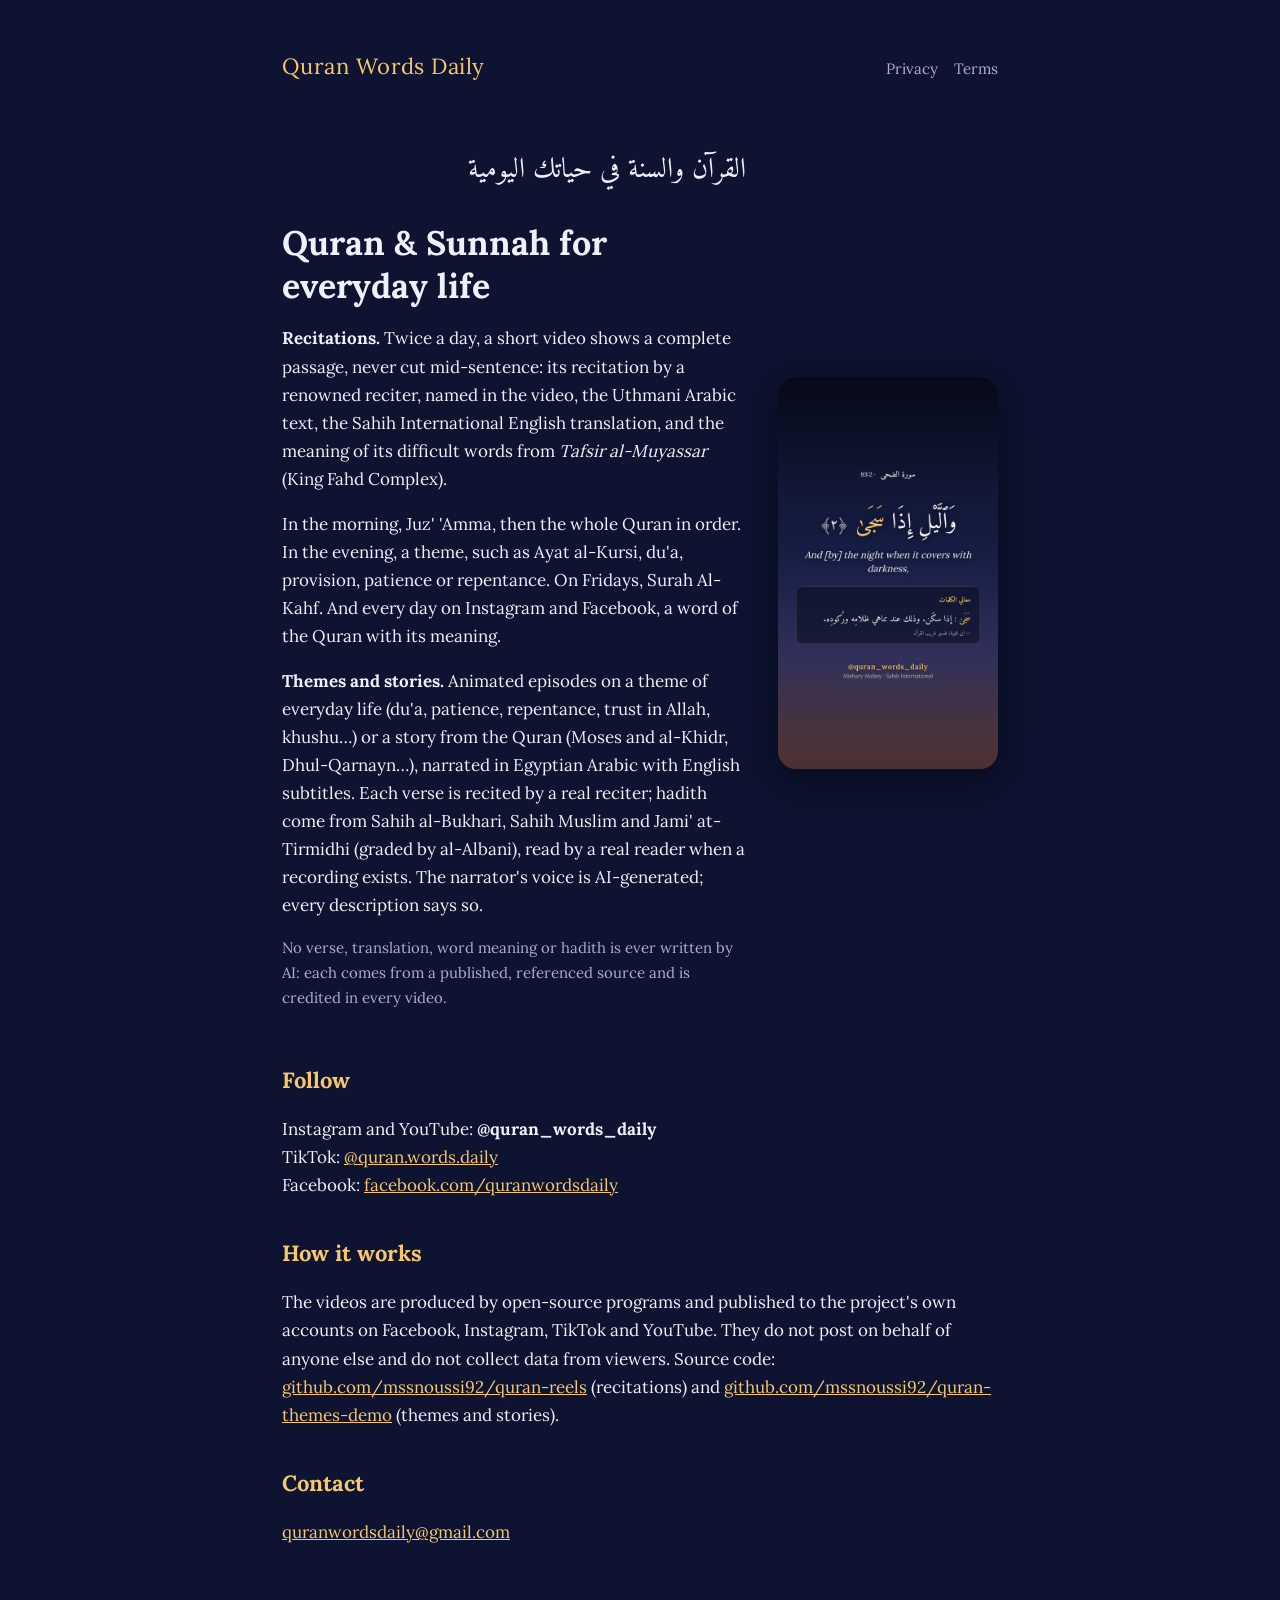
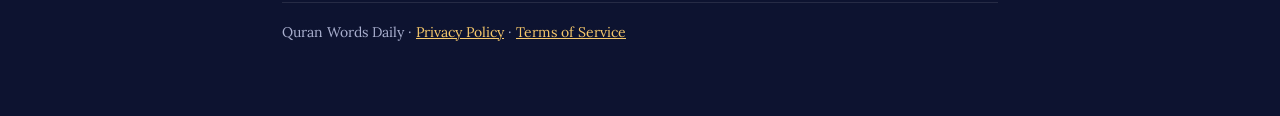
<file: docs/index.html>
<!DOCTYPE html>
<html lang="en">
<head>
<meta charset="utf-8">
<meta name="viewport" content="width=device-width, initial-scale=1">
<title>Quran Words Daily</title>
<meta name="description" content="Quran &amp; Sunnah for everyday life: Quran recitations with translation and word meanings, themes and stories, every source cited.">
<link rel="stylesheet" href="style.css">
</head>
<body>
<main>
  <header class="site">
    <a class="brand" href="./">Quran Words Daily</a>
    <nav><a href="privacy.html">Privacy</a><a href="terms.html">Terms</a></nav>
  </header>

  <section class="hero">
    <div>
      <p class="ar">القرآن والسنة في حياتك اليومية</p>
      <h1>Quran &amp; Sunnah for everyday life</h1>
      <p><strong>Recitations.</strong> Twice a day, a short video shows a complete passage, never
        cut mid-sentence: its recitation by a renowned reciter, named in the video, the Uthmani Arabic text, the Sahih International
        English translation, and the meaning of its difficult words from
        <em>Tafsir al-Muyassar</em> (King Fahd Complex).</p>
      <p>In the morning, Juz' 'Amma, then the whole Quran in order. In the evening, a theme, such as
        Ayat al-Kursi, du'a, provision, patience or repentance. On Fridays, Surah Al-Kahf.
        And every day on Instagram and Facebook, a word of the Quran with its meaning.</p>
      <p><strong>Themes and stories.</strong> Animated episodes on a theme of everyday life (du'a,
        patience, repentance, trust in Allah, khushu…) or a story from the Quran (Moses and
        al-Khidr, Dhul-Qarnayn…), narrated in Egyptian Arabic with English subtitles. Each verse is
        recited by a real reciter; hadith come from Sahih al-Bukhari, Sahih Muslim and Jami'
        at-Tirmidhi (graded by al-Albani), read by a real reader when a recording exists. The
        narrator's voice is AI-generated; every description says so.</p>
      <p class="muted">No verse, translation, word meaning or hadith is ever written by AI: each
        comes from a published, referenced source and is credited in every video.</p>
    </div>
    <img src="mockup/apercu-reel-93-2.png" alt="Example frame: Surah Ad-Duha, verse 2, with translation and word meaning">
  </section>

  <h2>Follow</h2>
  <p>
    Instagram and YouTube: <strong>@quran_words_daily</strong><br>
    TikTok: <a href="https://www.tiktok.com/@quran.words.daily">@quran.words.daily</a><br>
    Facebook: <a href="https://www.facebook.com/quranwordsdaily">facebook.com/quranwordsdaily</a>
  </p>

  <h2>How it works</h2>
  <p>The videos are produced by open-source programs and published to the project's own
    accounts on Facebook, Instagram, TikTok and YouTube. They do not post on behalf of anyone else
    and do not collect data from viewers.
    Source code: <a href="https://github.com/mssnoussi92/quran-reels">github.com/mssnoussi92/quran-reels</a>
    (recitations) and
    <a href="https://github.com/mssnoussi92/quran-themes-demo">github.com/mssnoussi92/quran-themes-demo</a>
    (themes and stories).</p>

  <h2>Contact</h2>
  <p><a href="mailto:quranwordsdaily@gmail.com">quranwordsdaily@gmail.com</a></p>

  <footer>Quran Words Daily · <a href="privacy.html">Privacy Policy</a> · <a href="terms.html">Terms of Service</a></footer>
</main>
</body>
</html>
</file>
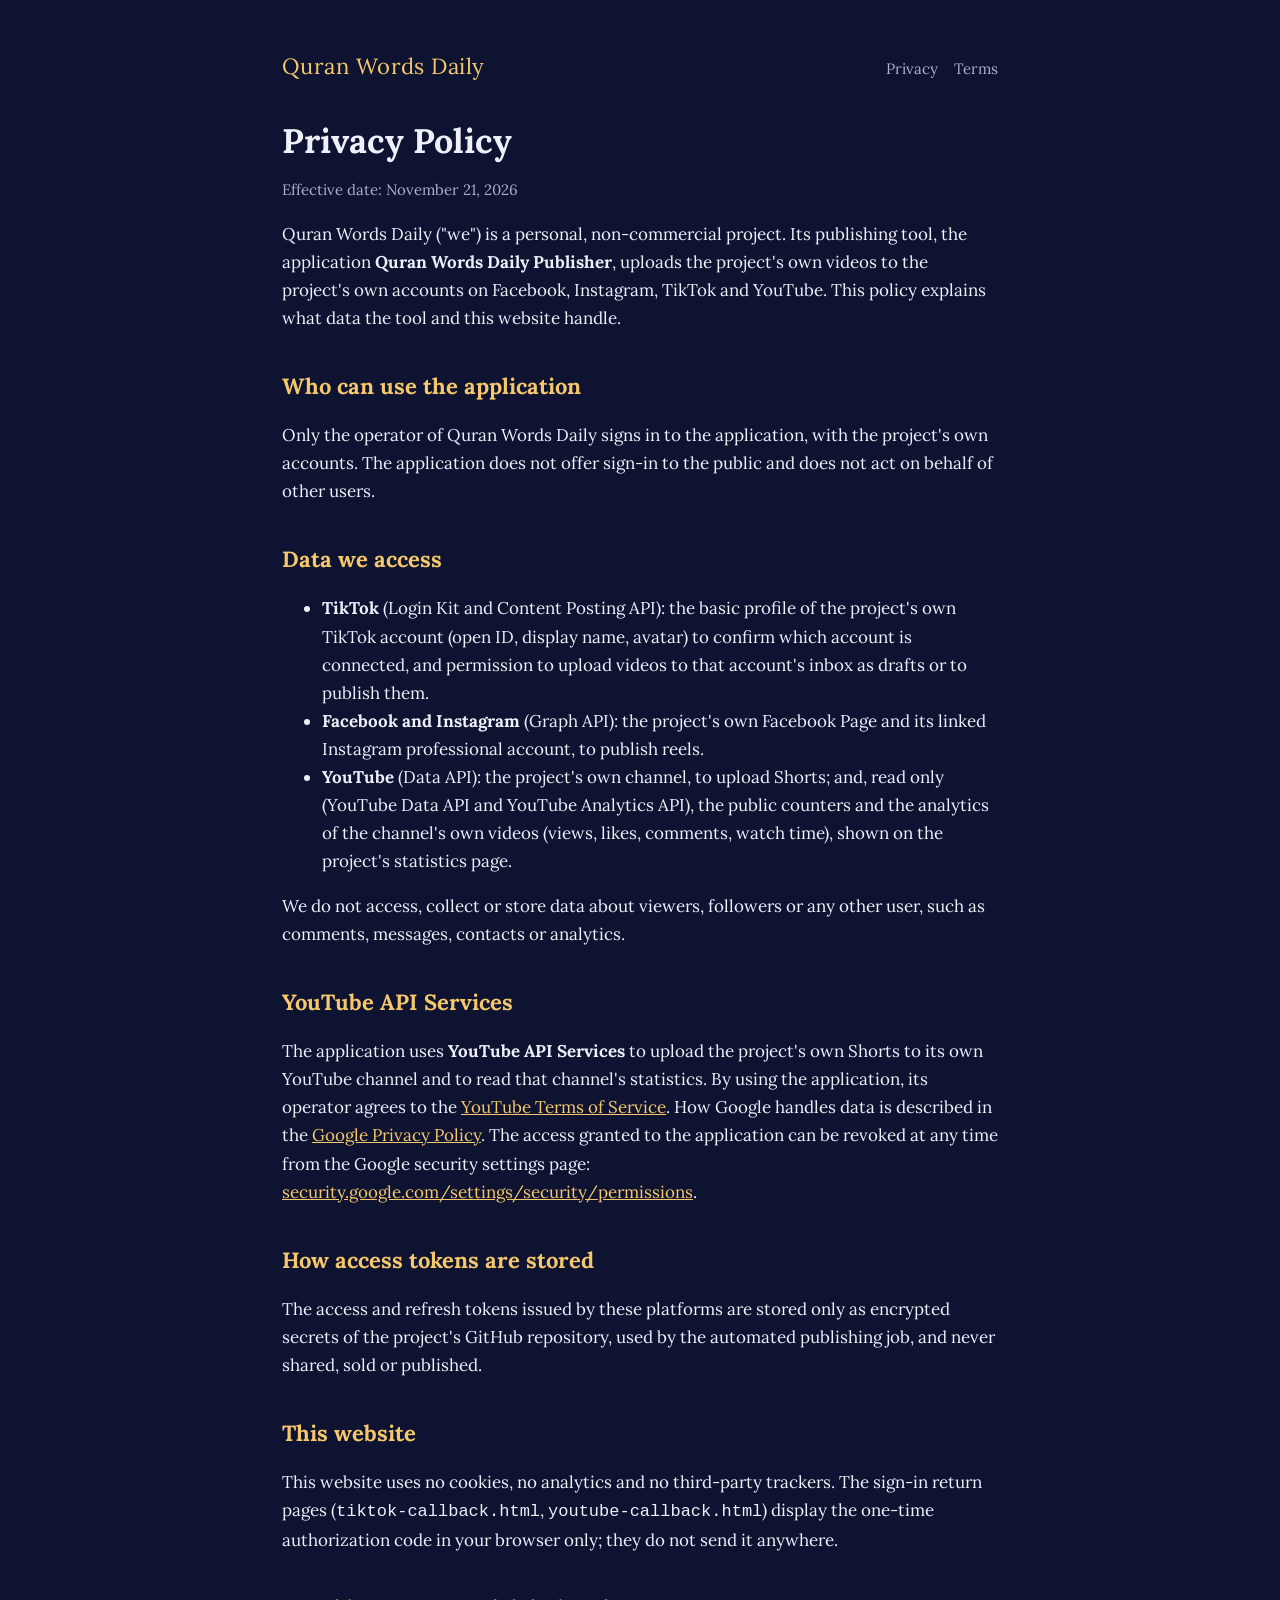
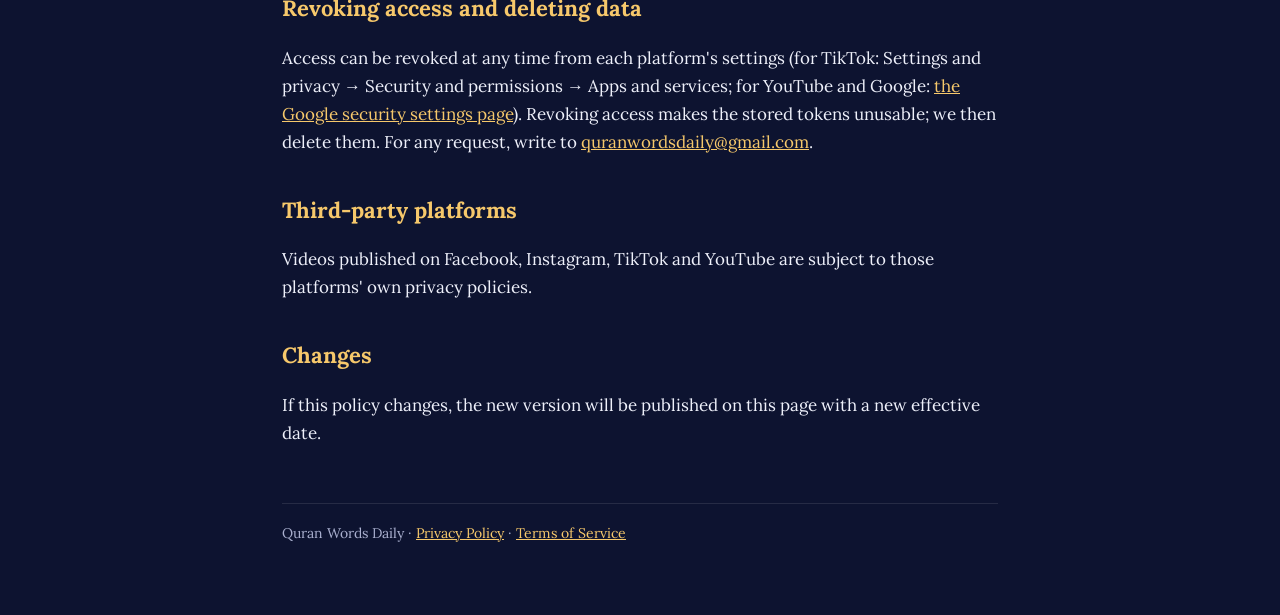
<file: docs/privacy.html>
<!DOCTYPE html>
<html lang="en">
<head>
<meta charset="utf-8">
<meta name="viewport" content="width=device-width, initial-scale=1">
<title>Privacy Policy · Quran Words Daily</title>
<link rel="stylesheet" href="style.css">
</head>
<body>
<main>
  <header class="site">
    <a class="brand" href="./">Quran Words Daily</a>
    <nav><a href="privacy.html">Privacy</a><a href="terms.html">Terms</a></nav>
  </header>

  <h1>Privacy Policy</h1>
  <p class="muted">Effective date: November 21, 2026</p>

  <p>Quran Words Daily ("we") is a personal, non-commercial project. Its publishing tool, the
    application <strong>Quran Words Daily Publisher</strong>, uploads the project's own videos to
    the project's own accounts on Facebook, Instagram, TikTok and YouTube. This policy explains
    what data the tool and this website handle.</p>

  <h2>Who can use the application</h2>
  <p>Only the operator of Quran Words Daily signs in to the application, with the project's own
    accounts. The application does not offer sign-in to the public and does not act on behalf of
    other users.</p>

  <h2>Data we access</h2>
  <ul>
    <li><strong>TikTok</strong> (Login Kit and Content Posting API): the basic profile of the
      project's own TikTok account (open ID, display name, avatar) to confirm which account is
      connected, and permission to upload videos to that account's inbox as drafts or to publish
      them.</li>
    <li><strong>Facebook and Instagram</strong> (Graph API): the project's own Facebook Page and its
      linked Instagram professional account, to publish reels.</li>
    <li><strong>YouTube</strong> (Data API): the project's own channel, to upload Shorts; and, read
      only (YouTube Data API and YouTube Analytics API), the public counters and the analytics of the
      channel's own videos (views, likes, comments, watch time), shown on the project's statistics
      page.</li>
  </ul>
  <p>We do not access, collect or store data about viewers, followers or any other user, such as
    comments, messages, contacts or analytics.</p>

  <h2>YouTube API Services</h2>
  <p>The application uses <strong>YouTube API Services</strong> to upload the project's own Shorts
    to its own YouTube channel and to read that channel's statistics. By using the application, its
    operator agrees to the
    <a href="https://www.youtube.com/t/terms">YouTube Terms of Service</a>. How Google handles data
    is described in the <a href="http://www.google.com/policies/privacy">Google Privacy Policy</a>.
    The access granted to the application can be revoked at any time from the Google security
    settings page:
    <a href="https://security.google.com/settings/security/permissions">security.google.com/settings/security/permissions</a>.</p>

  <h2>How access tokens are stored</h2>
  <p>The access and refresh tokens issued by these platforms are stored only as encrypted secrets
    of the project's GitHub repository, used by the automated publishing job, and never shared,
    sold or published.</p>

  <h2>This website</h2>
  <p>This website uses no cookies, no analytics and no third-party trackers. The sign-in return
    pages (<code>tiktok-callback.html</code>, <code>youtube-callback.html</code>) display the
    one-time authorization code in your browser only; they do not send it anywhere.</p>

  <h2>Revoking access and deleting data</h2>
  <p>Access can be revoked at any time from each platform's settings (for TikTok: Settings and
    privacy → Security and permissions → Apps and services; for YouTube and Google:
    <a href="https://security.google.com/settings/security/permissions">the Google security settings
    page</a>). Revoking access makes the stored tokens unusable; we then delete them. For any request, write to
    <a href="mailto:quranwordsdaily@gmail.com">quranwordsdaily@gmail.com</a>.</p>

  <h2>Third-party platforms</h2>
  <p>Videos published on Facebook, Instagram, TikTok and YouTube are subject to those platforms'
    own privacy policies.</p>

  <h2>Changes</h2>
  <p>If this policy changes, the new version will be published on this page with a new effective
    date.</p>

  <footer>Quran Words Daily · <a href="privacy.html">Privacy Policy</a> · <a href="terms.html">Terms of Service</a></footer>
</main>
</body>
</html>
</file>
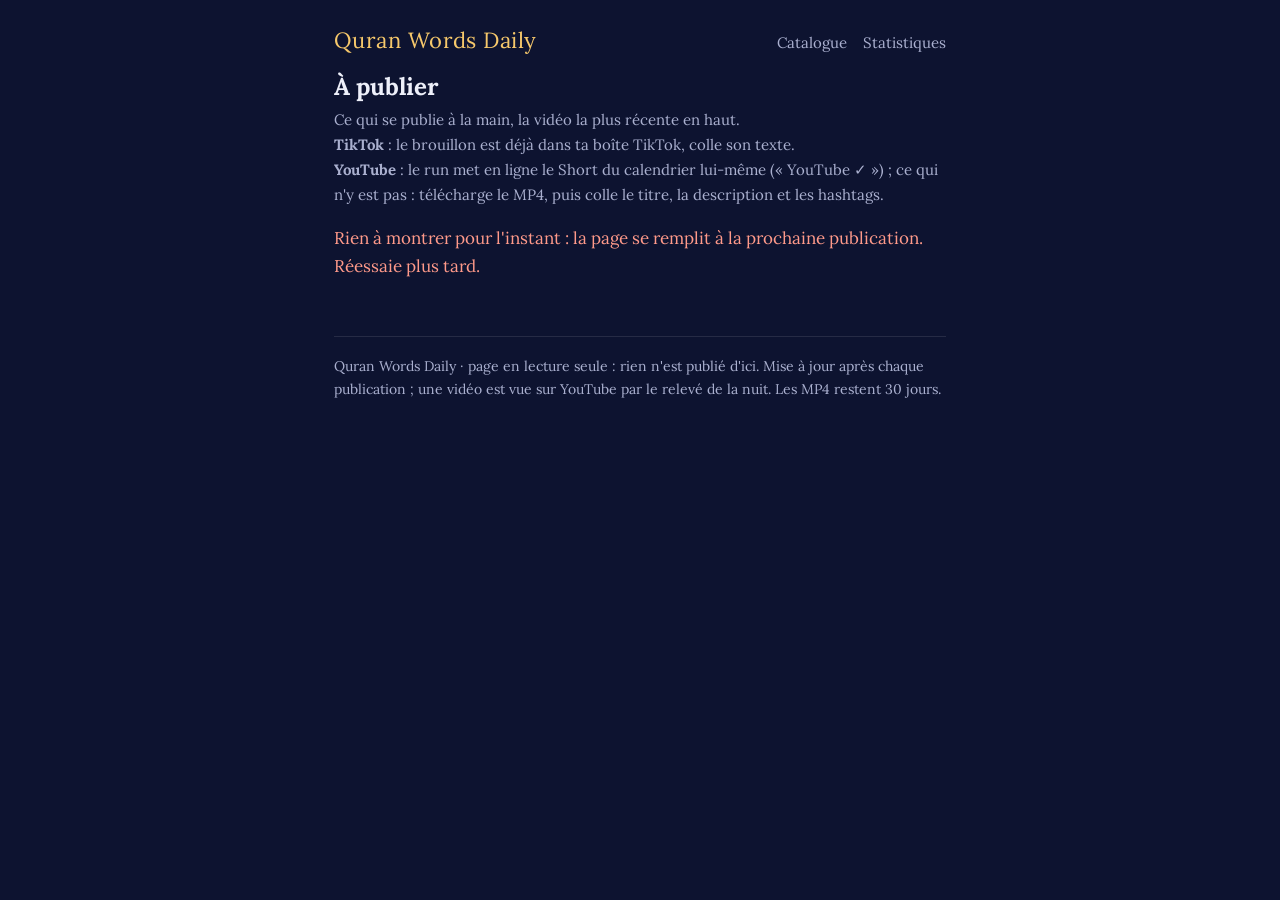
<file: docs/publier.html>
<!DOCTYPE html>
<html lang="fr">
<head>
<meta charset="utf-8">
<meta name="viewport" content="width=device-width, initial-scale=1">
<title>À publier · Quran Words Daily</title>
<meta name="robots" content="noindex">
<link rel="stylesheet" href="style.css">
<style>
  /* What the owner publishes by hand (TikTok drafts, YouTube), one fixed link for the phone:
     reads feed.json on the branch `previews` when it opens (src/quran_reels/feed.py). */
  main { max-width: 640px; padding: 22px 14px 64px; }
  header.site { margin-bottom: 14px; }
  h1 { font-size: 24px; margin: 4px 0 6px; }
  h3 { font-size: 17px; margin: 18px 0 6px; }
  .lead { color: var(--muted); font-size: 15px; margin: 0 0 6px; }
  .updated { color: var(--muted); font: 13px system-ui, sans-serif; margin: 0 0 16px; }
  .todo { background: rgba(246,200,107,.12); border-left: 3px solid var(--gold); padding: 9px 12px;
    border-radius: 8px; font-size: 15px; margin: 0 0 14px; }
  details.video { background: var(--card); border: 1px solid rgba(246,200,107,.22); border-radius: 16px;
    margin: 12px 0; padding: 0 14px; }
  details.video[open] { padding-bottom: 12px; }
  details.video > summary { list-style: none; cursor: pointer; padding: 14px 0; }
  details.video > summary::-webkit-details-marker { display: none; }
  .when { color: var(--muted); font: 13px system-ui, sans-serif; }
  .title { display: block; font-size: 17px; margin: 3px 0 6px; unicode-bidi: plaintext; }
  .chips { display: flex; flex-wrap: wrap; gap: 6px; }
  .chip { font: 600 12px/1 system-ui, sans-serif; padding: 6px 9px; border-radius: 999px;
    background: rgba(255,255,255,.07); color: var(--muted); }
  .chip.ok { background: rgba(120,214,160,.16); color: #8fe0b0; }
  .chip.do { background: rgba(246,200,107,.18); color: var(--gold); }
  .chip.bad { background: rgba(255,120,100,.16); color: #ff9a8a; }
  .out { font-size: 14.5px; margin: 0 0 4px; }
  .out a { margin-right: 10px; }
  a.btn, button { display: inline-block; text-decoration: none; text-align: center;
    background: var(--gold); color: #1a1a1a; border: 0; border-radius: 12px; padding: 12px 16px;
    font: 600 15px "Lora", Georgia, serif; cursor: pointer; }
  a.btn.ghost { background: transparent; color: var(--gold); border: 1px solid rgba(246,200,107,.5); }
  .big { width: 100%; font-size: 16px; padding: 14px 16px; margin: 4px 0 6px; }
  .copy { background: rgba(0,0,0,.18); border: 1px solid rgba(246,200,107,.25); border-radius: 14px;
    padding: 12px 12px 10px; margin: 10px 0; }
  .copy .head { display: flex; justify-content: space-between; align-items: center; gap: 10px; }
  .copy .head b { font-size: 15px; }
  .copy .head small { color: var(--muted); font: 13px system-ui, sans-serif; }
  .copy pre { white-space: pre-wrap; word-break: break-word; margin: 8px 0 0; max-height: 200px;
    overflow: auto; font: 14px/1.5 "Lora", Georgia, serif; color: var(--text);
    unicode-bidi: plaintext; }   /* each line in its own direction: Arabic lines read right to left */
  .copy button { padding: 9px 16px; font-size: 14px; flex: 0 0 auto; }
  .copy button.done { background: #8fe0b0; }
  .notice { background: rgba(246,200,107,.12); border-left: 3px solid var(--gold); padding: 8px 12px;
    border-radius: 8px; font-size: 14.5px; margin: 10px 0; }
  .done-line { color: #8fe0b0; font-size: 15px; margin: 6px 0; }
  .small { font-size: 13.5px; }
  .hidden { display: none !important; }
  #error { color: #ff9a8a; }
</style>
</head>
<body>
<main>
  <header class="site">
    <a class="brand" href="./">Quran Words Daily</a>
    <nav><a href="catalog/">Catalogue</a><a href="catalog/stats.html">Statistiques</a></nav>
  </header>
  <h1>À publier</h1>
  <p class="lead">Ce qui se publie à la main, la vidéo la plus récente en haut.<br>
    <b>TikTok</b> : le brouillon est déjà dans ta boîte TikTok, colle son texte.<br>
    <b>YouTube</b> : le run met en ligne le Short du calendrier lui-même (« YouTube ✓ ») ; ce qui
    n'y est pas : télécharge le MP4, puis colle le titre, la description et les hashtags.</p>
  <p class="updated" id="updated"></p>
  <p id="loading" class="muted">Chargement…</p>
  <p id="error" class="hidden"></p>
  <noscript><p>Cette page a besoin de JavaScript.</p></noscript>
  <p id="todo" class="todo hidden"></p>
  <div id="list"></div>
  <footer>Quran Words Daily · page en lecture seule : rien n'est publié d'ici. Mise à jour après chaque
    publication ; une vidéo est vue sur YouTube par le relevé de la nuit. Les MP4 restent 30 jours.</footer>
</main>
<script>
(() => {
  "use strict";
  const RAW = "https://raw.githubusercontent.com/mssnoussi92/quran-reels";
  const $ = (id) => document.getElementById(id);
  const DAYS = ["dim.", "lun.", "mar.", "mer.", "jeu.", "ven.", "sam."];
  const MONTHS = ["janv.", "févr.", "mars", "avr.", "mai", "juin", "juil.", "août", "sept.", "oct.", "nov.", "déc."];
  const fresh = (path) => fetch(`${RAW}/${path}?v=${Date.now()}`, { cache: "no-store" })
    .then((r) => { if (!r.ok) throw new Error(r.status); return r.json(); });

  Promise.all([fresh("previews/feed.json"),
               fresh("state/insights.json").catch(() => ({})),
               fresh("state/published.json").catch(() => ({}))])
    .then(([feed, insights, published]) => show(feed, onYouTube(insights, published)))
    .catch(() => fail("Rien à montrer pour l'instant : la page se remplit à la prochaine publication. Réessaie plus tard."));

  function fail(text) {
    $("loading").classList.add("hidden");
    const e = $("error"); e.textContent = text; e.classList.remove("hidden");
  }

  function el(tag, attrs = {}, text = "") {
    const n = document.createElement(tag);
    for (const [k, v] of Object.entries(attrs)) n.setAttribute(k, v);
    if (text) n.textContent = text;
    return n;
  }

  async function copy(text, button) {
    try { await navigator.clipboard.writeText(text); }
    catch (_) {
      const t = el("textarea"); t.value = text; document.body.append(t); t.select();
      document.execCommand("copy"); t.remove();
    }
    const old = button.textContent; button.textContent = "Copié ✓"; button.classList.add("done");
    setTimeout(() => { button.textContent = old; button.classList.remove("done"); }, 1800);
  }

  function copyBox(title, text, extra = "") {
    const box = el("div", { class: "copy" });
    const head = el("div", { class: "head" });
    const b = el("b", {}, title);
    if (extra) b.append(" ", el("small", {}, extra));
    const button = el("button", {}, "Copier");
    button.addEventListener("click", () => copy(text, button));
    head.append(b, button);
    box.append(head, el("pre", {}, text));
    return box;
  }

  function seen(key) { try { return localStorage.getItem(key) === "1"; } catch (_) { return false; } }
  function remember(key) { try { localStorage.setItem(key, "1"); } catch (_) { /* private mode */ } }

  function when(e) {
    const d = new Date(`${e.day}T12:00:00`);
    return `${DAYS[d.getDay()]} ${d.getDate()} ${MONTHS[d.getMonth()]}${e.time ? " · " + e.time : ""}`;
  }

  // Where each video is on YouTube: the nightly reading of the channel (insights.json, a post
  // « youtube:<id> » with the video's key), or a /youtube command (published.json).
  function onYouTube(insights, published) {
    const found = {};
    for (const p of Object.values((insights && insights.posts) || {})) {
      if (p.platform === "youtube" && p.key && p.url) found[p.key] = p.url;
    }
    for (const [key, s] of Object.entries((published && published.slots) || {})) {
      const y = ((s && s.results) || {}).youtube;
      if (y && y.url && !found[`slot:${key}`]) found[`slot:${key}`] = y.url;
    }
    return found;
  }

  function show(feed, youtube) {
    $("loading").classList.add("hidden");
    const at = feed.updated ? new Date(feed.updated) : null;
    if (at) $("updated").textContent = `Mise à jour : ${at.toLocaleString("fr-FR", { weekday: "short", day: "numeric", month: "short", hour: "2-digit", minute: "2-digit" })} · les ${feed.days || 14} derniers jours`;
    const entries = feed.entries || [];
    if (!entries.length) return fail("Aucune vidéo ces derniers jours.");
    let todo = 0;
    entries.forEach((e, i) => {
      const yt = (e.youtube && e.youtube.url) || (e.match || []).map((k) => youtube[k]).find(Boolean);
      if (e.youtube && !yt) todo += 1;
      $("list").append(card(e, yt, i === 0));
    });
    if (todo) {
      $("todo").textContent = `YouTube : ${todo} vidéo${todo > 1 ? "s" : ""} pas encore vue${todo > 1 ? "s" : ""} sur la chaîne (« à mettre »). Une vidéo mise en ligne y est vue par le relevé de la nuit.`;
      $("todo").classList.remove("hidden");
    }
  }

  function card(e, ytUrl, open) {
    const box = el("details", { class: "video" });
    if (open) box.open = true;
    const sum = el("summary");
    sum.append(el("span", { class: "when" }, when(e) + (e.kind === "theme" ? " · vidéo thématique" : "")));
    sum.append(el("span", { class: "title" }, e.title || e.passage));
    const chips = el("div", { class: "chips" });
    const results = e.results || [];
    const tiktok = results.find((r) => /tiktok/i.test(r.name));
    // TikTok says nothing of its drafts: the page remembers, on this phone, a text copied here
    const copied = seen(`tiktok:${e.id}`);
    const ttChip = el("span", { class: copied ? "chip ok" : "chip" }, copied ? "TikTok : texte copié ✓" : "TikTok : brouillon");
    if (e.tiktok && tiktok) chips.append(ttChip);
    if (e.youtube) chips.append(el("span", { class: ytUrl ? "chip ok" : "chip do" }, ytUrl ? "YouTube ✓" : "YouTube : à mettre"));
    else chips.append(el("span", { class: "chip" }, "YouTube : rien"));
    for (const r of results) {
      if (/échec|droits|retiré/i.test(r.label || "")) chips.append(el("span", { class: "chip bad" }, `${r.name} : ${r.label}`));
    }
    sum.append(chips);
    box.append(sum);

    const out = el("p", { class: "out" });
    for (const r of results) {
      if (r.url) out.append(el("a", { href: r.url, rel: "noopener" }, `${r.name.replace(/ \(.*/, "")} ↗`));
    }
    if (out.childNodes.length) box.append(out);
    for (const n of e.notes || []) box.append(el("p", { class: "notice" }, "⚠️ " + n));

    if (e.tiktok) {
      box.append(el("h3", {}, "🎵 TikTok"));
      box.append(el("p", { class: "muted small" }, "Ouvre le brouillon dans ta boîte TikTok, colle ce texte, publie."));
      const tt = copyBox("Texte du brouillon", e.tiktok);
      tt.querySelector("button").addEventListener("click", () => {
        remember(`tiktok:${e.id}`);
        ttChip.className = "chip ok"; ttChip.textContent = "TikTok : texte copié ✓";
      });
      box.append(tt);
    }

    box.append(el("h3", {}, "📺 YouTube"));
    const y = e.youtube;
    if (!y) {
      box.append(el("p", { class: "muted small" }, "Rien pour YouTube ce jour-là."));
      return box;
    }
    const texts = el("div");
    texts.append(el("a", { class: "btn big", href: y.file }, "⬇️ Télécharger le MP4"));
    if (y.thumbnail) texts.append(el("a", { class: "btn big ghost", href: y.thumbnail }, "🖼️ Télécharger la miniature"));
    texts.append(el("p", { class: "muted small" }, "Ils vont dans Téléchargements. App YouTube → ➕ → choisis la vidéo, puis colle :"));
    if (y.title) texts.append(copyBox("Titre", y.title, `${[...y.title].length}/100`));
    if (y.description) texts.append(copyBox("Description", y.description));
    if (y.credits) texts.append(copyBox("Crédits (pas dans la description)", y.credits));
    if (y.hashtags) texts.append(copyBox("Hashtags", y.hashtags));
    if (ytUrl) {
      const done = el("p", { class: "done-line" }, "✓ Sur YouTube : ");
      done.append(el("a", { href: ytUrl, rel: "noopener" }, "la vidéo ↗"));
      box.append(done);
      const more = el("details");
      more.append(el("summary", { class: "muted small" }, "Le MP4 et les textes"), texts);
      box.append(more);
    } else box.append(texts);
    return box;
  }
})();
</script>
</body>
</html>
</file>
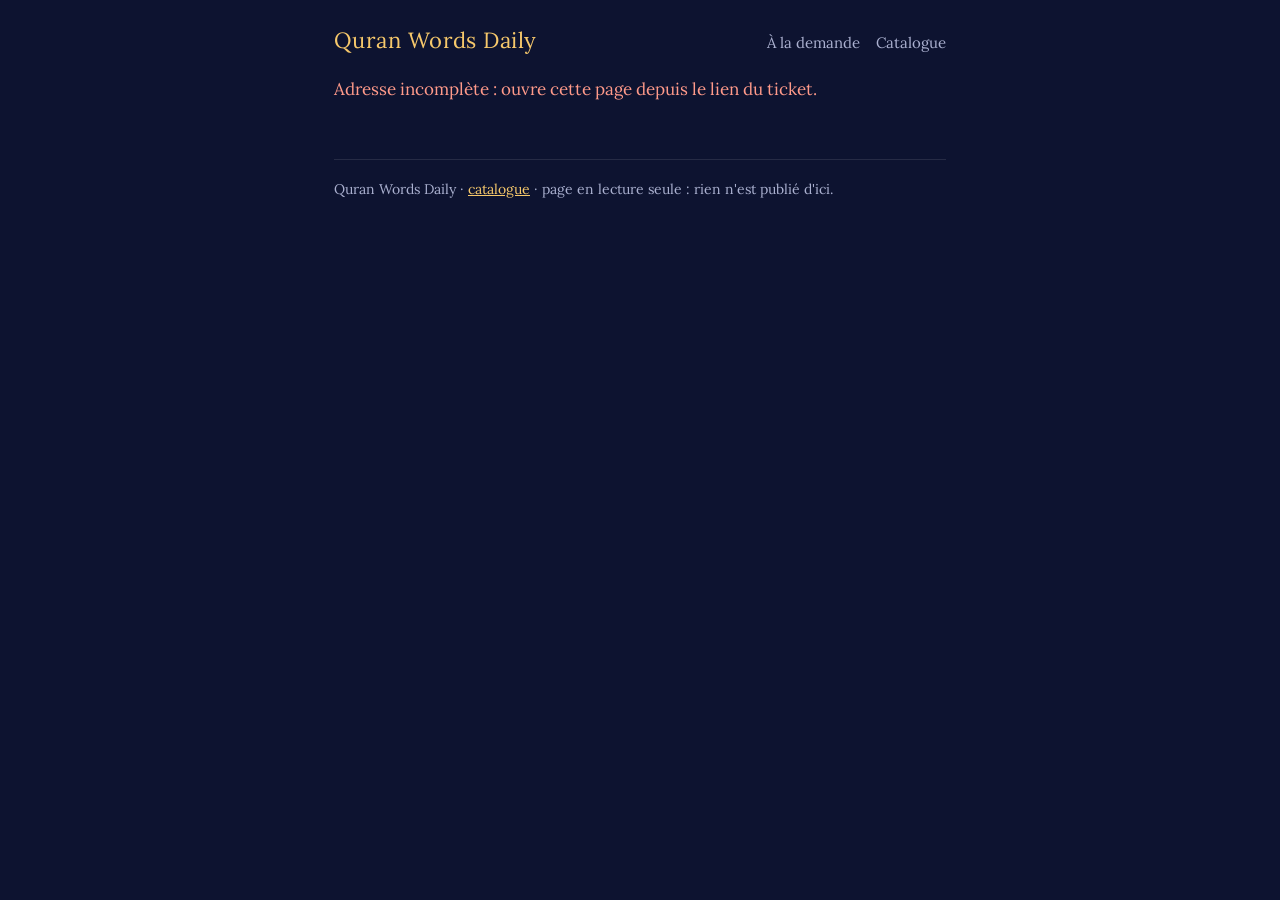
<file: docs/reel.html>
<!DOCTYPE html>
<html lang="fr">
<head>
<meta charset="utf-8">
<meta name="viewport" content="width=device-width, initial-scale=1">
<title>Reel · Quran Words Daily</title>
<meta name="robots" content="noindex">
<link rel="stylesheet" href="style.css">
<style>
  /* One reel, for the owner's phone: player, frames, texts to copy (docs/on-demand.md). */
  main { max-width: 640px; padding: 22px 14px 64px; }
  header.site { margin-bottom: 14px; }
  h1 { font-size: 22px; margin: 4px 0 2px; }
  h2 { font-size: 19px; margin: 26px 0 8px; }
  .stage { display: inline-block; font: 600 12px/1 system-ui, sans-serif; letter-spacing: .03em;
    text-transform: uppercase; padding: 6px 10px; border-radius: 999px;
    background: rgba(246,200,107,.16); color: var(--gold); }
  .stage.published, .stage.daily, .stage.checked { background: rgba(120,214,160,.16); color: #8fe0b0; }
  .stage.blocked, .stage.failed { background: rgba(255,120,100,.16); color: #ff9a8a; }
  .facts { color: var(--muted); font-size: 14.5px; margin: 8px 0 0; }
  video { width: 100%; max-height: 70vh; background: #000; border-radius: 14px; margin-top: 14px; }
  .frames { display: grid; grid-template-columns: repeat(3, 1fr); gap: 6px; margin-top: 10px; }
  .frames img { width: 100%; border-radius: 10px; display: block; }
  .actions { display: flex; flex-wrap: wrap; gap: 8px; margin: 12px 0 0; }
  a.btn, button { display: inline-block; text-decoration: none; text-align: center;
    background: var(--gold); color: #1a1a1a; border: 0; border-radius: 12px; padding: 12px 16px;
    font: 600 15px "Lora", Georgia, serif; cursor: pointer; }
  a.btn.ghost, button.ghost { background: transparent; color: var(--gold);
    border: 1px solid rgba(246,200,107,.5); }
  .big { width: 100%; font-size: 16px; padding: 14px 16px; }
  .copy { background: var(--card); border: 1px solid rgba(246,200,107,.25); border-radius: 14px;
    padding: 12px 12px 10px; margin: 10px 0; }
  .copy .head { display: flex; justify-content: space-between; align-items: center; gap: 10px; }
  .copy .head b { font-size: 15px; }
  .copy .head small { color: var(--muted); font: 13px system-ui, sans-serif; }
  .copy pre { white-space: pre-wrap; word-break: break-word; margin: 8px 0 0; max-height: 220px;
    overflow: auto; font: 14px/1.5 "Lora", Georgia, serif; color: var(--text);
    unicode-bidi: plaintext; }   /* each line in its own direction: Arabic lines read right to left */
  .copy button { padding: 8px 14px; font-size: 14px; flex: 0 0 auto; }
  .copy button.done { background: #8fe0b0; }
  ol { padding-left: 22px; } ol li { margin: 6px 0; font-size: 15.5px; }
  .notice { background: rgba(246,200,107,.12); border-left: 3px solid var(--gold); padding: 8px 12px;
    border-radius: 8px; font-size: 14.5px; margin: 10px 0; }
  table { width: 100%; border-collapse: collapse; font-size: 14.5px; }
  td { padding: 7px 4px; border-bottom: 1px solid rgba(255,255,255,.08); vertical-align: top; }
  .hidden { display: none !important; }
  #error { color: #ff9a8a; }
  .words label { display: grid; grid-template-columns: 24px 1fr; gap: 8px; align-items: start;
    padding: 9px 0; border-bottom: 1px solid rgba(255,255,255,.08); font-size: 14.5px; }
  .words input { width: 20px; height: 20px; accent-color: var(--gold); margin-top: 3px; }
  .words .w { font-family: "Amiri", serif; font-size: 21px; color: var(--gold); direction: rtl; }
  .words .g { font-family: "Amiri", serif; font-size: 17px; direction: rtl; display: block;
    color: var(--text); }
  .words .ref { color: var(--muted); font: 13px system-ui, sans-serif; }
  .words .off { color: var(--muted); font-size: 13.5px; }
</style>
</head>
<body>
<main>
  <header class="site">
    <a class="brand" href="./">Quran Words Daily</a>
    <nav><a href="catalog/#on-demand">À la demande</a><a href="catalog/">Catalogue</a></nav>
  </header>
  <p id="loading" class="muted">Chargement…</p>
  <p id="error" class="hidden"></p>
  <noscript><p>Cette page a besoin de JavaScript. Tout ce qu'elle montre est aussi dans le ticket GitHub.</p></noscript>

  <article id="reel" class="hidden">
    <span id="stage" class="stage"></span>
    <h1 id="title"></h1>
    <p id="facts" class="facts"></p>

    <video id="player" controls playsinline preload="metadata"></video>
    <p id="noplay" class="muted small hidden">Le navigateur ne lit pas la vidéo ici : télécharge-la (même fichier).</p>
    <div class="actions" id="downloads"></div>
    <div class="frames" id="frames"></div>
    <div id="notes"></div>

    <section id="words" class="hidden">
      <h2>Mots expliqués</h2>
      <p class="muted small" id="words-intro"></p>
      <div class="words" id="words-list"></div>
      <div id="words-pick" class="hidden">
        <p class="muted small">Coche les mots à surligner et expliquer (2 au plus par ayah ; le sens vient
          du Muyassar, tel quel), copie la commande, puis colle-la dans le ticket : un nouvel aperçu suit.</p>
        <div class="copy"><div class="head"><b id="words-command"></b><button id="words-copy">Copier</button></div></div>
        <a class="btn ghost big" id="words-issue" href="#">Ouvrir le ticket</a>
      </div>
    </section>

    <section id="approve" class="hidden">
      <h2>Publier ?</h2>
      <p>Rien n'est publié tant que tu n'as pas répondu dans le ticket :</p>
      <div class="copy"><div class="head"><b>/publier</b><button data-copy="/publier">Copier</button></div>
        <p class="muted small" style="margin:6px 0 0">ou <code>/essai</code> pour un dry run (rien de public)</p></div>
      <a class="btn big" id="issue-link" href="#">Ouvrir le ticket et répondre</a>
    </section>

    <section id="results" class="hidden">
      <h2>Résultat</h2>
      <table id="results-table"></table>
    </section>

    <section id="youtube" class="hidden">
      <h2>📺 YouTube, à la main</h2>
      <ol>
        <li><a class="btn" id="yt-file" href="#">⬇️ Télécharger le MP4 1080p</a><br><span class="muted small">Il va dans Téléchargements : la galerie et l'app YouTube le voient.</span></li>
        <li>App YouTube → ➕ → Short → choisis la vidéo, puis colle :</li>
      </ol>
      <div id="yt-texts"></div>
      <ol start="3">
        <li>Une fois en ligne, note-le : copie la commande, ouvre le ticket, colle-la avec le lien du Short (facultatif).</li>
      </ol>
      <div class="copy"><div class="head"><b id="yt-command"></b><button id="yt-command-copy">Copier</button></div></div>
      <a class="btn ghost big" id="yt-issue" href="#">Ouvrir le ticket</a>
    </section>

    <section id="captions-section">
      <h2>Légendes</h2>
      <div id="captions"></div>
    </section>
  </article>
  <footer>Quran Words Daily · <a href="catalog/">catalogue</a> · page en lecture seule : rien n'est publié d'ici.</footer>
</main>
<script>
(() => {
  "use strict";
  const REPO = "mssnoussi92/quran-reels";
  const $ = (id) => document.getElementById(id);
  const params = new URLSearchParams(location.search);
  const rid = params.get("r") || "";
  if (!/^(od\/\d+\/[\w-]+|daily\/\d{4}-\d{2}-\d{2}-[a-z]+(-essai)?)$/.test(rid)) {
    return fail("Adresse incomplète : ouvre cette page depuis le lien du ticket.");
  }
  const url = `https://raw.githubusercontent.com/${REPO}/previews/${rid}/reel.json?v=${encodeURIComponent(params.get("v") || Date.now())}`;
  fetch(url, { cache: "no-store" })
    .then((r) => { if (!r.ok) throw new Error(r.status); return r.json(); })
    .then(show)
    .catch(() => fail("Rien trouvé pour ce reel (supprimé après 30 jours, ou pas encore prêt : réessaie dans une minute)."));

  function fail(text) {
    $("loading").classList.add("hidden");
    const e = $("error"); e.textContent = text; e.classList.remove("hidden");
  }

  function el(tag, attrs = {}, text = "") {
    const n = document.createElement(tag);
    for (const [k, v] of Object.entries(attrs)) n.setAttribute(k, v);
    if (text) n.textContent = text;
    return n;
  }

  async function copy(text, button) {
    try { await navigator.clipboard.writeText(text); }
    catch (_) {
      const t = el("textarea"); t.value = text; document.body.append(t); t.select();
      document.execCommand("copy"); t.remove();
    }
    const old = button.textContent; button.textContent = "Copié ✓"; button.classList.add("done");
    setTimeout(() => { button.textContent = old; button.classList.remove("done"); }, 1800);
  }

  function copyBox(title, text, extra = "") {
    const box = el("div", { class: "copy" });
    const head = el("div", { class: "head" });
    const b = el("b", {}, title);
    if (extra) b.append(" ", el("small", {}, extra));
    const button = el("button", {}, "Copier");
    button.addEventListener("click", () => copy(text, button));
    head.append(b, button);
    box.append(head, el("pre", {}, text));
    return box;
  }

  function showWords(d, issueUrl) {
    const found = d.words || [];
    if (!found.length) return;
    $("words").classList.remove("hidden");
    const shown = found.filter((w) => w.shown).length;
    $("words-intro").textContent = `${shown} sur ${found.length} affichés · غريب التفسير الميسر`;
    const pick = d.stage === "preview";
    const list = $("words-list");
    for (const w of found) {
      const row = el("label");
      const box = el("input", { type: "checkbox", value: String(w.n) });
      box.checked = w.shown; box.disabled = !pick || !w.usable;
      const text = el("span");
      text.append(el("span", { class: "ref" }, `${w.n} · ${w.ref}  `), el("span", { class: "w" }, w.word));
      if (w.usable) text.append(el("span", { class: "g" }, w.gloss));
      else text.append(el("span", { class: "off" }, " — " + w.why));
      row.append(box, text); list.append(row);
    }
    if (!pick) return;
    $("words-pick").classList.remove("hidden");
    $("words-issue").href = issueUrl;
    const command = () => {
      const n = [...list.querySelectorAll("input:checked")].map((b) => b.value);
      return "/mots " + (n.length ? n.join(" ") : "aucun");
    };
    const update = () => { $("words-command").textContent = command(); };
    list.addEventListener("change", update); update();
    $("words-copy").addEventListener("click", (e) => copy(command(), e.target));
  }

  function show(d) {
    $("loading").classList.add("hidden");
    $("reel").classList.remove("hidden");
    document.title = `${d.passage} · Quran Words Daily`;
    const stage = $("stage"); stage.textContent = d.stage_label; stage.classList.add(d.stage);
    $("title").textContent = d.title;
    const facts = [d.reciter, d.seconds ? `${Math.round(d.seconds)} s` : "",
                   d.background ? `fond ${d.background}` : "", (d.platforms || []).join(", ")];
    $("facts").textContent = facts.filter(Boolean).join(" · ");

    const v = d.video || {};
    const src = v.preview || v.full;
    const player = $("player");
    if (src) {
      if ((d.frames || []).length) player.poster = d.frames[0];
      player.src = src;
      player.addEventListener("error", () => { player.classList.add("hidden"); $("noplay").classList.remove("hidden"); });
    } else player.classList.add("hidden");
    const dl = $("downloads");
    if (v.preview) dl.append(el("a", { class: "btn ghost", href: v.preview }, "⬇️ Aperçu 540p"));
    if (v.full) dl.append(el("a", { class: "btn ghost", href: v.full }, "⬇️ MP4 1080p"));

    for (const [i, f] of (d.frames || []).entries()) $("frames").append(el("img", { src: f, alt: `image ${i + 1}`, loading: "lazy" }));
    for (const n of d.notes || []) $("notes").append(el("p", { class: "notice" }, "⚠️ " + n));

    const issueUrl = d.issue && d.issue.url ? d.issue.url
      : `https://github.com/${REPO}/issues?q=${encodeURIComponent('is:issue is:open "Légendes à copier"')}`;
    if (d.stage === "preview") {
      $("approve").classList.remove("hidden");
      $("issue-link").href = issueUrl;
    }
    document.querySelectorAll("button[data-copy]").forEach((b) => b.addEventListener("click", () => copy(b.dataset.copy, b)));

    if ((d.results || []).length) {
      $("results").classList.remove("hidden");
      for (const r of d.results) {
        const tr = el("tr"); const a = el("td", {}, r.name); const b = el("td");
        if (r.url) b.append(el("a", { href: r.url, rel: "noopener" }, r.label + " ↗")); else b.textContent = r.label;
        tr.append(a, b); $("results-table").append(tr);
      }
    }

    const yt = d.youtube;
    if (yt && yt.file) {
      $("youtube").classList.remove("hidden");
      $("yt-file").href = yt.file;
      const t = $("yt-texts");
      t.append(copyBox("Titre", yt.title, `${[...yt.title].length}/100`),
               copyBox("Description", yt.description), copyBox("Hashtags", yt.hashtags));
      const cmd = yt.command + " ";
      $("yt-command").textContent = cmd + "<lien>";
      $("yt-command-copy").addEventListener("click", (e) => copy(cmd, e.target));
      $("yt-issue").href = issueUrl;
    }
    for (const c of d.captions || []) $("captions").append(copyBox(c.label, c.text));
    showWords(d, issueUrl);
  }
})();
</script>
</body>
</html>
</file>
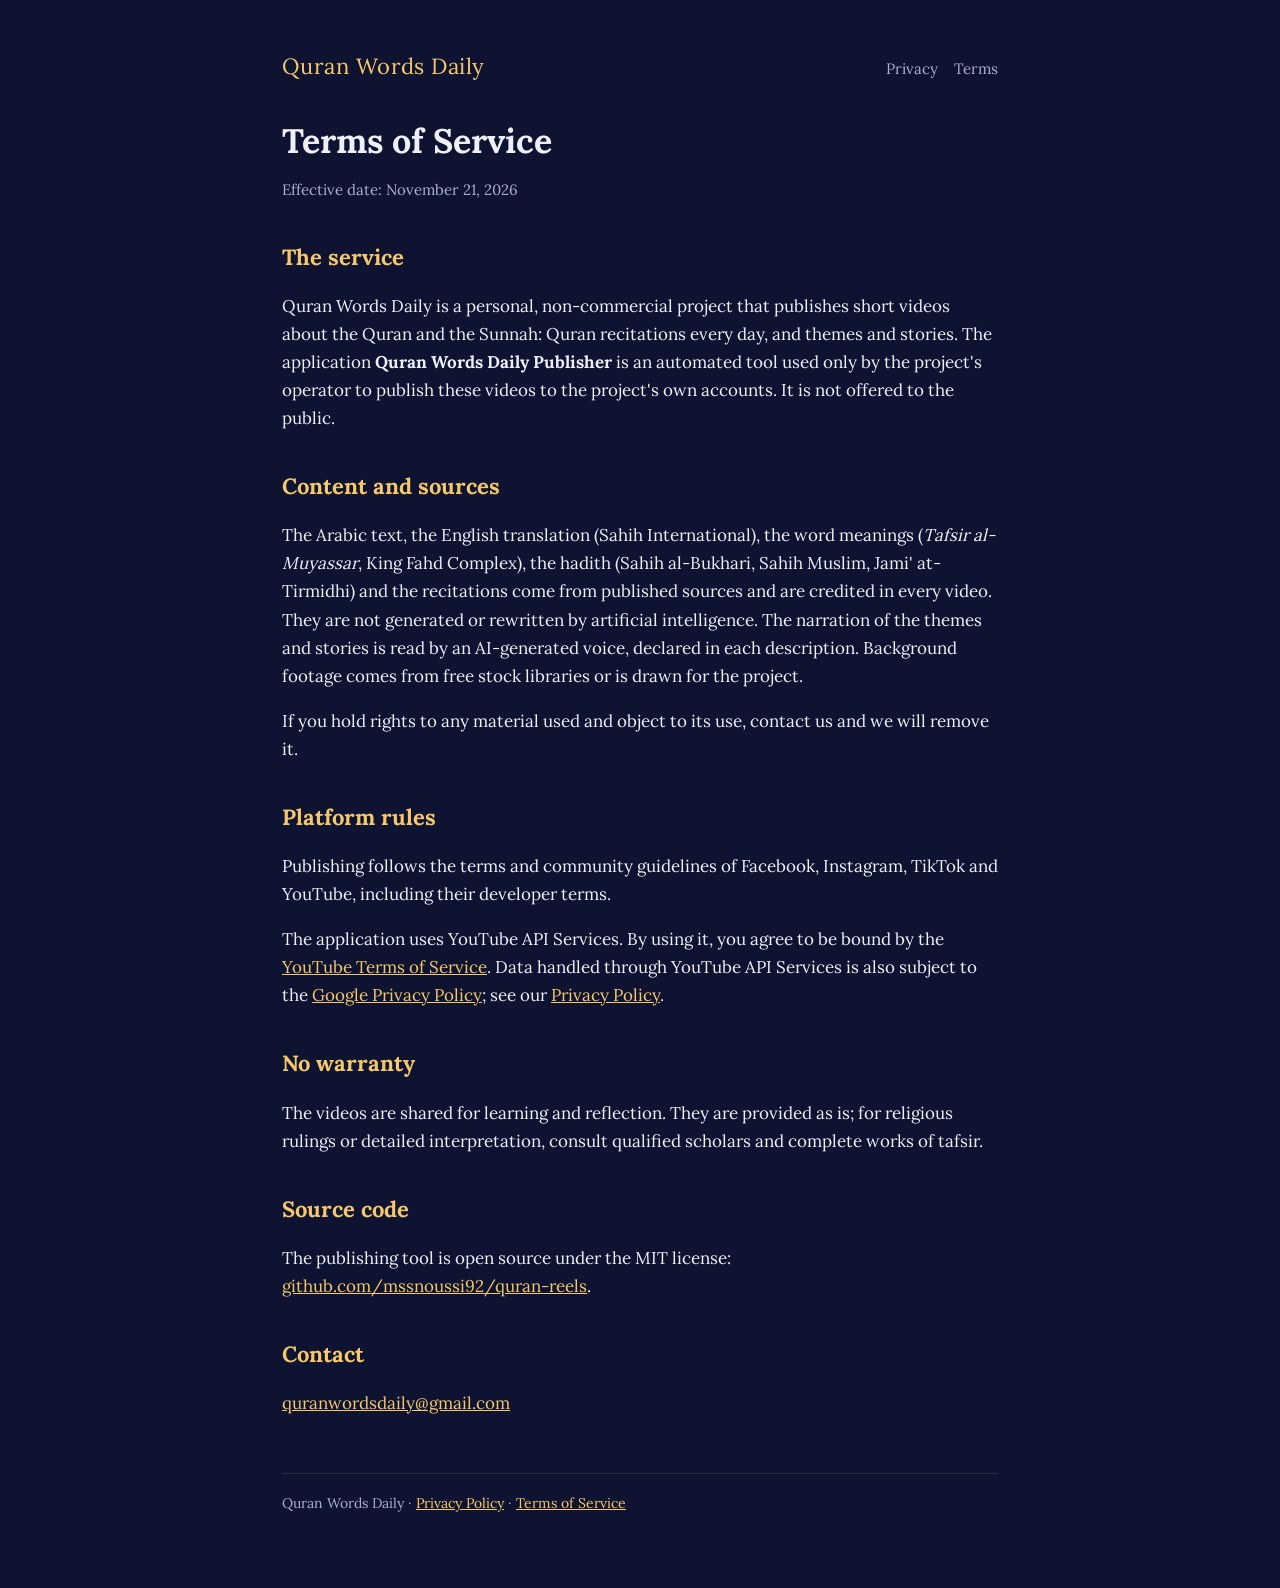
<file: docs/terms.html>
<!DOCTYPE html>
<html lang="en">
<head>
<meta charset="utf-8">
<meta name="viewport" content="width=device-width, initial-scale=1">
<title>Terms of Service · Quran Words Daily</title>
<link rel="stylesheet" href="style.css">
</head>
<body>
<main>
  <header class="site">
    <a class="brand" href="./">Quran Words Daily</a>
    <nav><a href="privacy.html">Privacy</a><a href="terms.html">Terms</a></nav>
  </header>

  <h1>Terms of Service</h1>
  <p class="muted">Effective date: November 21, 2026</p>

  <h2>The service</h2>
  <p>Quran Words Daily is a personal, non-commercial project that publishes short videos about the
    Quran and the Sunnah: Quran recitations every day, and themes and stories. The application
    <strong>Quran Words Daily Publisher</strong> is an automated tool used only by the project's
    operator to publish these videos to the project's own accounts. It is not offered to the
    public.</p>

  <h2>Content and sources</h2>
  <p>The Arabic text, the English translation (Sahih International), the word meanings
    (<em>Tafsir al-Muyassar</em>, King Fahd Complex), the hadith (Sahih al-Bukhari, Sahih Muslim,
    Jami' at-Tirmidhi) and the recitations come from published sources and are credited in every
    video. They are not generated or rewritten by artificial intelligence. The narration of the
    themes and stories is read by an AI-generated voice, declared in each description. Background
    footage comes from free stock libraries or is drawn for the project.</p>
  <p>If you hold rights to any material used and object to its use, contact us and we will remove
    it.</p>

  <h2>Platform rules</h2>
  <p>Publishing follows the terms and community guidelines of Facebook, Instagram, TikTok and
    YouTube, including their developer terms.</p>
  <p>The application uses YouTube API Services. By using it, you agree to be bound by the
    <a href="https://www.youtube.com/t/terms">YouTube Terms of Service</a>. Data handled through
    YouTube API Services is also subject to the
    <a href="http://www.google.com/policies/privacy">Google Privacy Policy</a>; see our
    <a href="privacy.html">Privacy Policy</a>.</p>

  <h2>No warranty</h2>
  <p>The videos are shared for learning and reflection. They are provided as is; for religious
    rulings or detailed interpretation, consult qualified scholars and complete works of tafsir.</p>

  <h2>Source code</h2>
  <p>The publishing tool is open source under the MIT license:
    <a href="https://github.com/mssnoussi92/quran-reels">github.com/mssnoussi92/quran-reels</a>.</p>

  <h2>Contact</h2>
  <p><a href="mailto:quranwordsdaily@gmail.com">quranwordsdaily@gmail.com</a></p>

  <footer>Quran Words Daily · <a href="privacy.html">Privacy Policy</a> · <a href="terms.html">Terms of Service</a></footer>
</main>
</body>
</html>
</file>
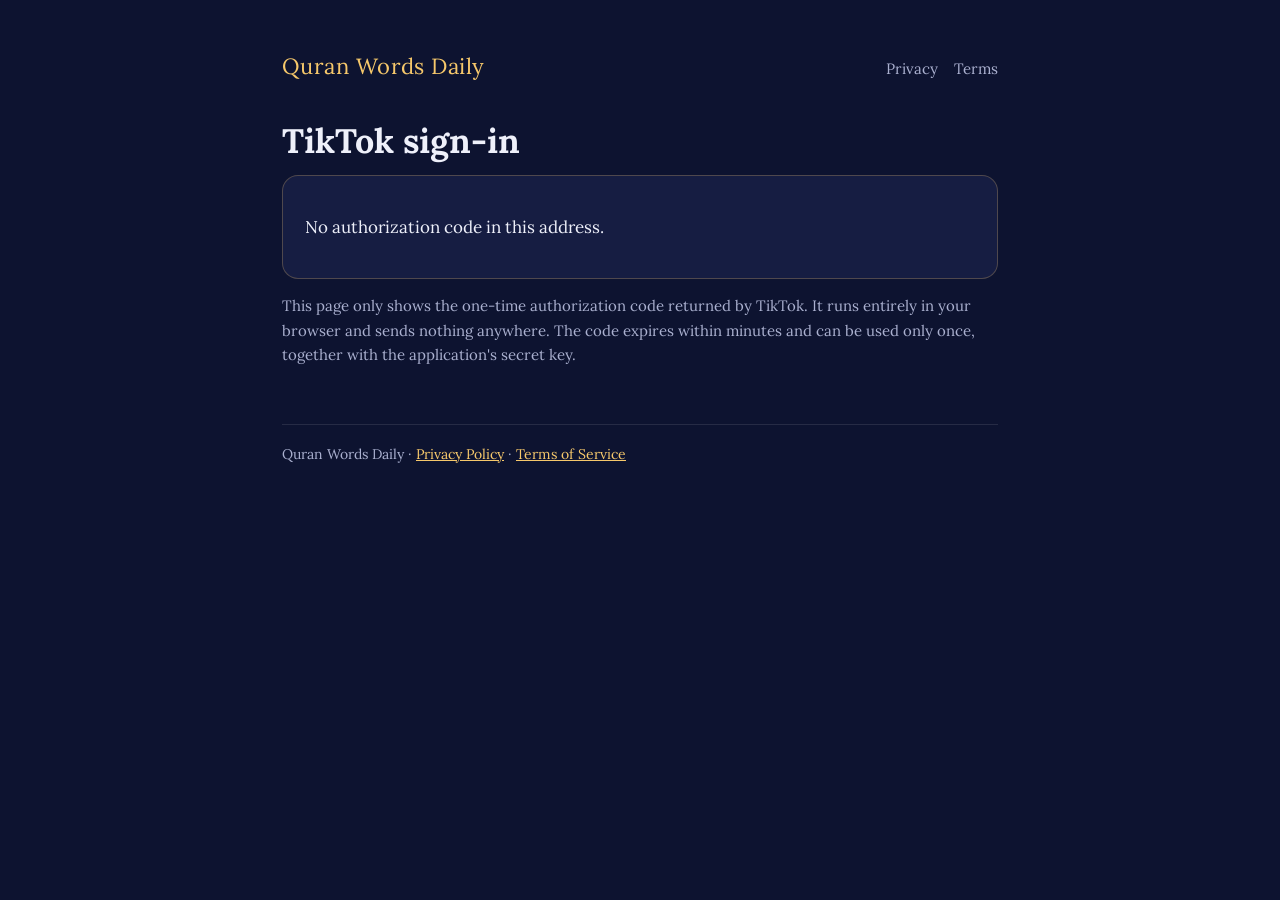
<file: docs/tiktok-callback.html>
<!DOCTYPE html>
<html lang="en">
<head>
<meta charset="utf-8">
<meta name="viewport" content="width=device-width, initial-scale=1">
<meta name="robots" content="noindex">
<meta name="referrer" content="no-referrer">
<title>TikTok sign-in · Quran Words Daily</title>
<link rel="stylesheet" href="style.css">
</head>
<body>
<main>
  <header class="site">
    <a class="brand" href="./">Quran Words Daily</a>
    <nav><a href="privacy.html">Privacy</a><a href="terms.html">Terms</a></nav>
  </header>

  <h1>TikTok sign-in</h1>
  <div class="card" id="result"><p class="muted">Reading the response…</p></div>
  <p class="muted">This page only shows the one-time authorization code returned by TikTok. It runs
    entirely in your browser and sends nothing anywhere. The code expires within minutes and can be
    used only once, together with the application's secret key.</p>

  <footer>Quran Words Daily · <a href="privacy.html">Privacy Policy</a> · <a href="terms.html">Terms of Service</a></footer>
</main>
<script>
  (function () {
    var q = new URLSearchParams(window.location.search);
    var box = document.getElementById("result");
    var code = q.get("code");
    var error = q.get("error");
    box.textContent = "";
    if (error) {
      var p = document.createElement("p");
      p.textContent = "TikTok returned an error: " + error + " " + (q.get("error_description") || "");
      box.appendChild(p);
    } else if (code) {
      var label = document.createElement("p");
      label.textContent = "Authorization code (state: " + (q.get("state") || "none") + ")";
      var pre = document.createElement("div");
      pre.className = "code";
      pre.textContent = code;
      var btn = document.createElement("button");
      btn.textContent = "Copy the code";
      btn.onclick = function () {
        navigator.clipboard.writeText(code).then(function () { btn.textContent = "Copied"; });
      };
      box.appendChild(label); box.appendChild(pre); box.appendChild(btn);
    } else {
      var n = document.createElement("p");
      n.textContent = "No authorization code in this address.";
      box.appendChild(n);
    }
    // Remove the code from the address bar and browser history.
    if (window.history && window.history.replaceState) {
      window.history.replaceState(null, "", window.location.pathname);
    }
  })();
</script>
</body>
</html>
</file>
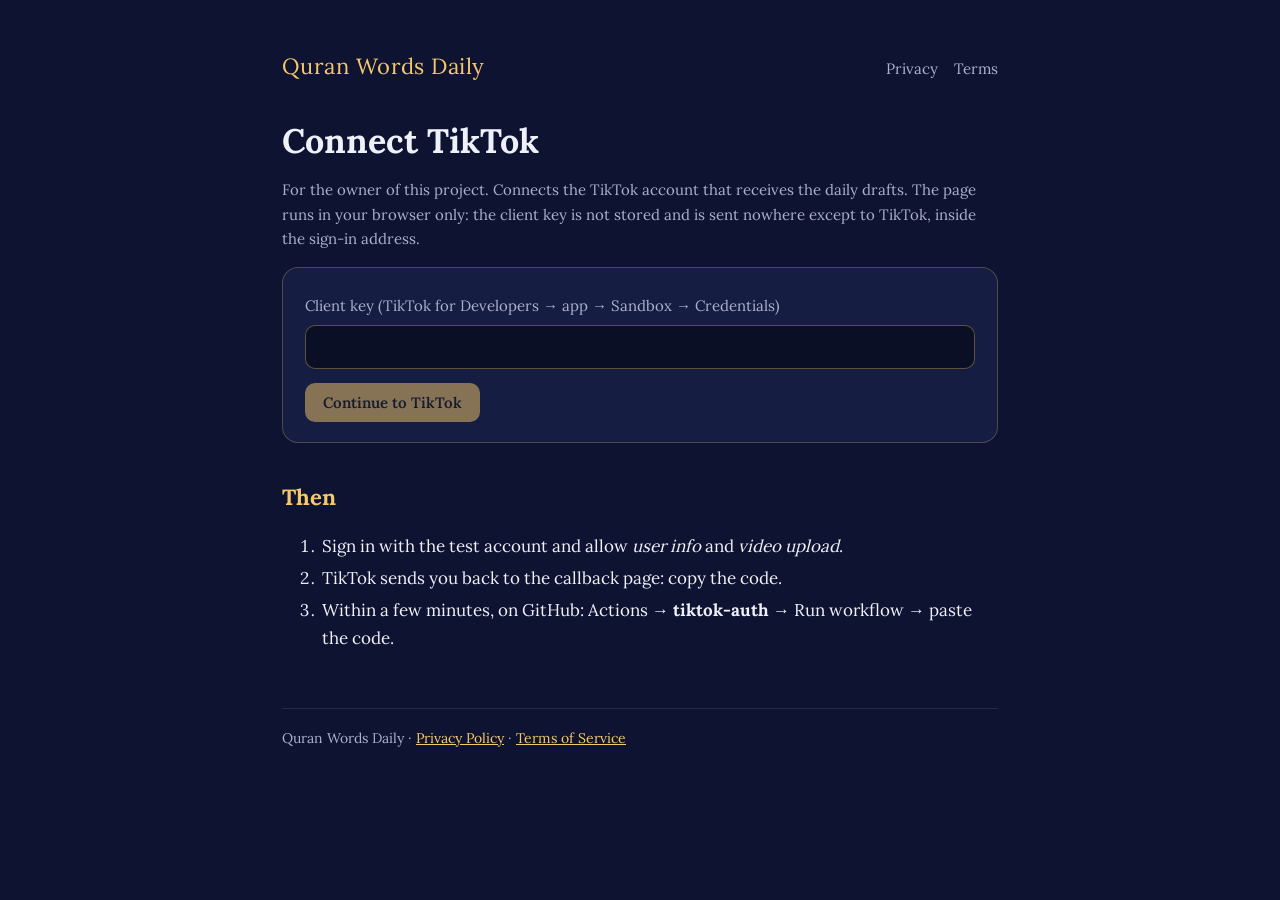
<file: docs/tiktok-login.html>
<!DOCTYPE html>
<html lang="en">
<head>
<meta charset="utf-8">
<meta name="viewport" content="width=device-width, initial-scale=1">
<meta name="robots" content="noindex">
<meta name="referrer" content="no-referrer">
<title>Connect TikTok · Quran Words Daily</title>
<link rel="stylesheet" href="style.css">
<style>
  label { display: block; margin: 6px 0; color: var(--muted); font-size: 15px; }
  input { width: 100%; font: 15px ui-monospace, Menlo, monospace; padding: 12px; border-radius: 10px;
    border: 1px solid rgba(246,200,107,.35); background: #0a0f26; color: var(--text); }
  button { margin-top: 14px; }
  button[disabled] { opacity: .5; cursor: default; }
  ol li { margin: 4px 0; }
</style>
</head>
<body>
<main>
  <header class="site">
    <a class="brand" href="./">Quran Words Daily</a>
    <nav><a href="privacy.html">Privacy</a><a href="terms.html">Terms</a></nav>
  </header>

  <h1>Connect TikTok</h1>
  <p class="muted">For the owner of this project. Connects the TikTok account that receives the daily
    drafts. The page runs in your browser only: the client key is not stored and is sent nowhere
    except to TikTok, inside the sign-in address.</p>

  <div class="card">
    <label for="key">Client key (TikTok for Developers → app → Sandbox → Credentials)</label>
    <input id="key" autocomplete="off" autocapitalize="off" spellcheck="false" inputmode="text">
    <button id="go" disabled>Continue to TikTok</button>
  </div>

  <h2>Then</h2>
  <ol>
    <li>Sign in with the test account and allow <em>user info</em> and <em>video upload</em>.</li>
    <li>TikTok sends you back to the callback page: copy the code.</li>
    <li>Within a few minutes, on GitHub: Actions → <strong>tiktok-auth</strong> → Run workflow →
      paste the code.</li>
  </ol>

  <footer>Quran Words Daily · <a href="privacy.html">Privacy Policy</a> · <a href="terms.html">Terms of Service</a></footer>
</main>
<script>
  (function () {
    var REDIRECT = "https://mssnoussi92.github.io/quran-reels/tiktok-callback.html";
    var SCOPES = "user.info.basic,video.upload";
    var key = document.getElementById("key"), go = document.getElementById("go");
    key.addEventListener("input", function () { go.disabled = !key.value.trim(); });
    go.addEventListener("click", function () {
      var bytes = new Uint8Array(12);
      crypto.getRandomValues(bytes);
      var state = Array.from(bytes, function (b) { return b.toString(16).padStart(2, "0"); }).join("");
      var params = [
        ["client_key", key.value.trim()], ["scope", SCOPES], ["response_type", "code"],
        ["redirect_uri", REDIRECT], ["state", state]
      ].map(function (kv) {
        return kv[0] + "=" + encodeURIComponent(kv[1]).replace(/%2C/g, ",");
      }).join("&");
      window.location.href = "https://www.tiktok.com/v2/auth/authorize/?" + params;
    });
  })();
</script>
</body>
</html>
</file>
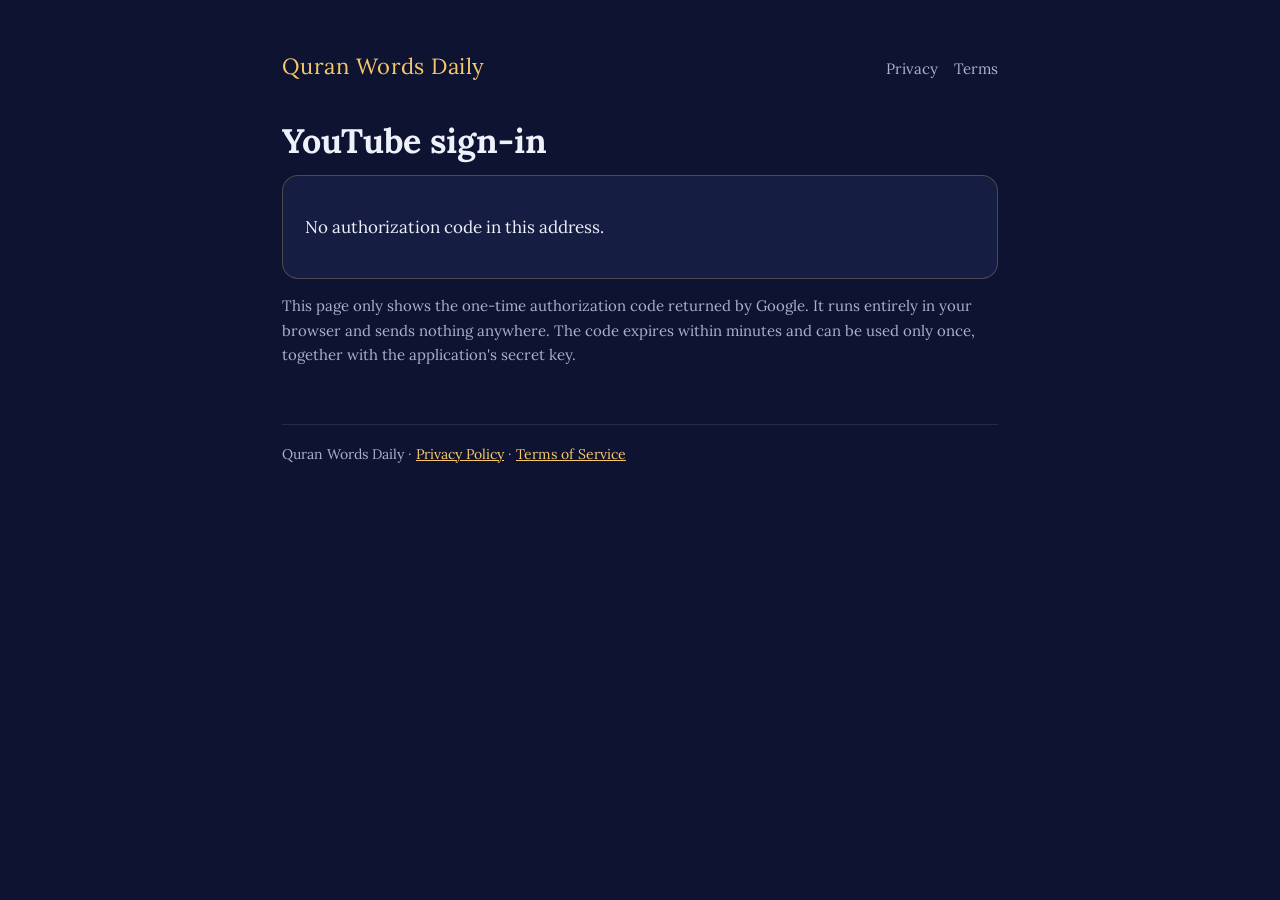
<file: docs/youtube-callback.html>
<!DOCTYPE html>
<html lang="en">
<head>
<meta charset="utf-8">
<meta name="viewport" content="width=device-width, initial-scale=1">
<meta name="robots" content="noindex">
<meta name="referrer" content="no-referrer">
<title>YouTube sign-in · Quran Words Daily</title>
<link rel="stylesheet" href="style.css">
</head>
<body>
<main>
  <header class="site">
    <a class="brand" href="./">Quran Words Daily</a>
    <nav><a href="privacy.html">Privacy</a><a href="terms.html">Terms</a></nav>
  </header>

  <h1>YouTube sign-in</h1>
  <div class="card" id="result"><p class="muted">Reading the response…</p></div>
  <p class="muted">This page only shows the one-time authorization code returned by Google. It runs
    entirely in your browser and sends nothing anywhere. The code expires within minutes and can be
    used only once, together with the application's secret key.</p>

  <footer>Quran Words Daily · <a href="privacy.html">Privacy Policy</a> · <a href="terms.html">Terms of Service</a></footer>
</main>
<script>
  (function () {
    var q = new URLSearchParams(window.location.search);
    var box = document.getElementById("result");
    var code = q.get("code");
    var error = q.get("error");
    box.textContent = "";
    if (error) {
      var p = document.createElement("p");
      p.textContent = "Google returned an error: " + error + " " + (q.get("error_description") || "");
      box.appendChild(p);
    } else if (code) {
      var label = document.createElement("p");
      label.textContent = "Authorization code (state: " + (q.get("state") || "none") + ")";
      var pre = document.createElement("div");
      pre.className = "code";
      pre.textContent = code;
      var btn = document.createElement("button");
      btn.textContent = "Copy the code";
      var next = document.createElement("p");
      next.textContent = "Now, within a few minutes: GitHub → Actions → youtube-auth → Run workflow → paste the code.";
      btn.onclick = function () {
        navigator.clipboard.writeText(code).then(function () { btn.textContent = "Copied"; });
      };
      box.appendChild(label); box.appendChild(pre); box.appendChild(btn); box.appendChild(next);
    } else {
      var n = document.createElement("p");
      n.textContent = "No authorization code in this address.";
      box.appendChild(n);
    }
    // Remove the code from the address bar and browser history.
    if (window.history && window.history.replaceState) {
      window.history.replaceState(null, "", window.location.pathname);
    }
  })();
</script>
</body>
</html>
</file>
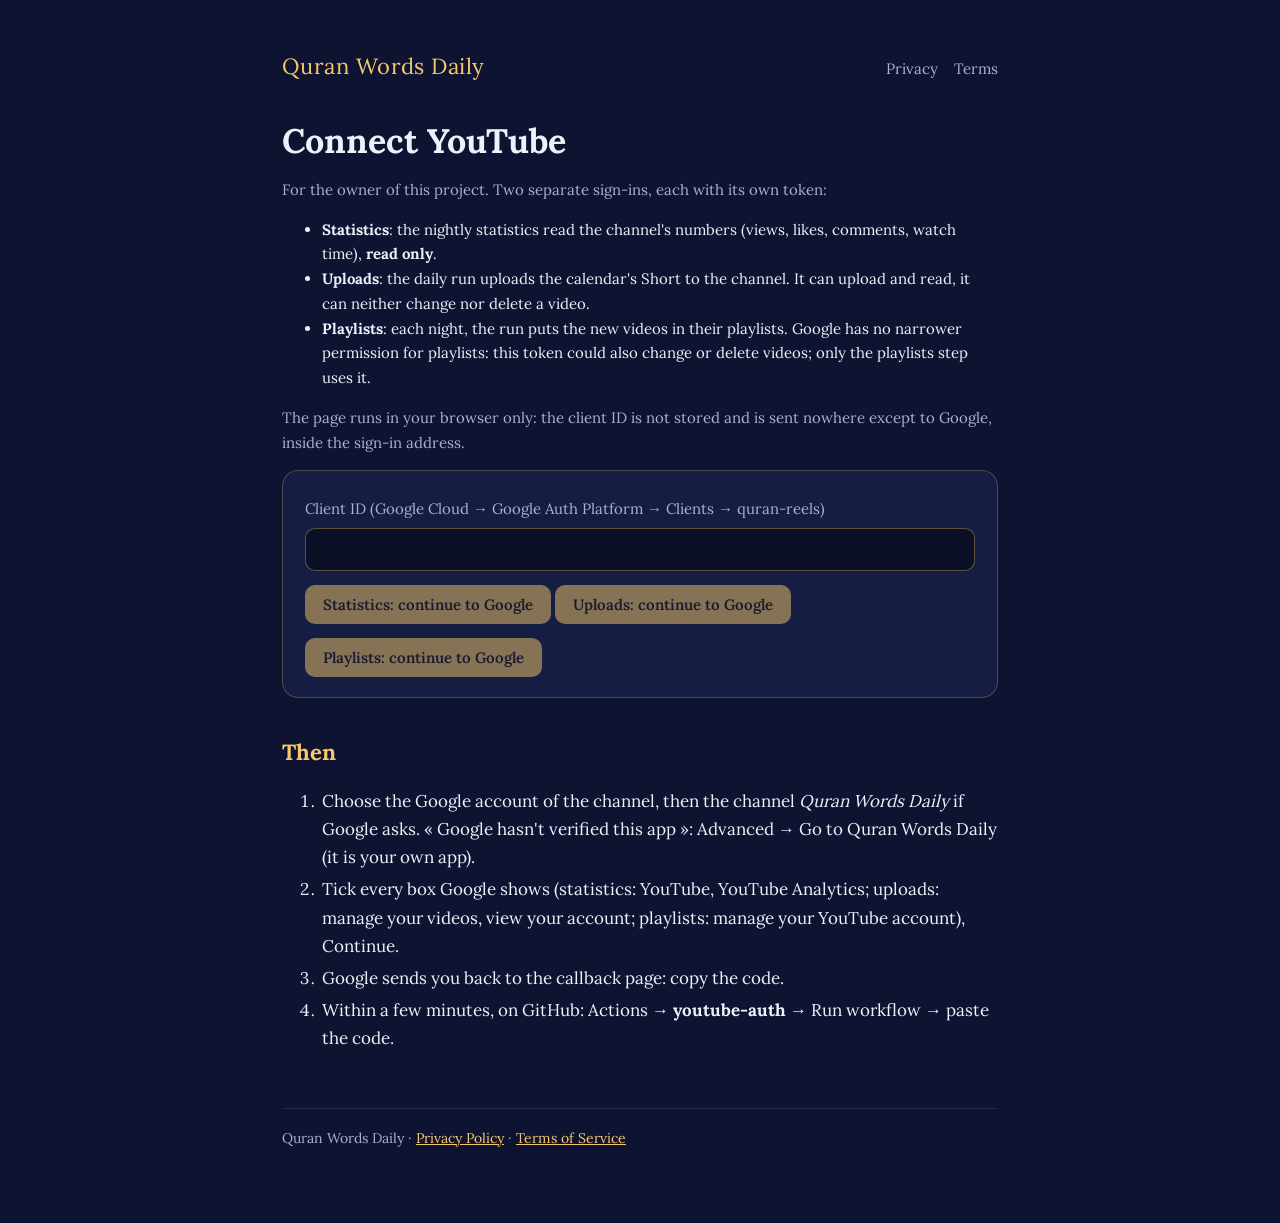
<file: docs/youtube-login.html>
<!DOCTYPE html>
<html lang="en">
<head>
<meta charset="utf-8">
<meta name="viewport" content="width=device-width, initial-scale=1">
<meta name="robots" content="noindex">
<meta name="referrer" content="no-referrer">
<title>Connect YouTube · Quran Words Daily</title>
<link rel="stylesheet" href="style.css">
<style>
  label { display: block; margin: 6px 0; color: var(--muted); font-size: 15px; }
  input { width: 100%; font: 15px ui-monospace, Menlo, monospace; padding: 12px; border-radius: 10px;
    border: 1px solid rgba(246,200,107,.35); background: #0a0f26; color: var(--text); }
  button { margin-top: 14px; }
  button[disabled] { opacity: .5; cursor: default; }
  ol li { margin: 4px 0; }
</style>
</head>
<body>
<main>
  <header class="site">
    <a class="brand" href="./">Quran Words Daily</a>
    <nav><a href="privacy.html">Privacy</a><a href="terms.html">Terms</a></nav>
  </header>

  <h1>Connect YouTube</h1>
  <p class="muted">For the owner of this project. Two separate sign-ins, each with its own token:</p>
  <ul class="muted">
    <li><strong>Statistics</strong>: the nightly statistics read the channel's numbers (views, likes,
      comments, watch time), <strong>read only</strong>.</li>
    <li><strong>Uploads</strong>: the daily run uploads the calendar's Short to the channel. It can
      upload and read, it can neither change nor delete a video.</li>
    <li><strong>Playlists</strong>: each night, the run puts the new videos in their playlists. Google
      has no narrower permission for playlists: this token could also change or delete videos; only
      the playlists step uses it.</li>
  </ul>
  <p class="muted">The page runs in your browser only: the client ID is not stored and is sent
    nowhere except to Google, inside the sign-in address.</p>

  <div class="card">
    <label for="key">Client ID (Google Cloud → Google Auth Platform → Clients → quran-reels)</label>
    <input id="key" autocomplete="off" autocapitalize="off" spellcheck="false" inputmode="text">
    <button id="go" disabled>Statistics: continue to Google</button>
    <button id="up" disabled>Uploads: continue to Google</button>
    <button id="pl" disabled>Playlists: continue to Google</button>
  </div>

  <h2>Then</h2>
  <ol>
    <li>Choose the Google account of the channel, then the channel <em>Quran Words Daily</em> if Google
      asks. « Google hasn't verified this app »: Advanced → Go to Quran Words Daily (it is your own app).</li>
    <li>Tick every box Google shows (statistics: YouTube, YouTube Analytics; uploads: manage your
      videos, view your account; playlists: manage your YouTube account), Continue.</li>
    <li>Google sends you back to the callback page: copy the code.</li>
    <li>Within a few minutes, on GitHub: Actions → <strong>youtube-auth</strong> → Run workflow →
      paste the code.</li>
  </ol>

  <footer>Quran Words Daily · <a href="privacy.html">Privacy Policy</a> · <a href="terms.html">Terms of Service</a></footer>
</main>
<script>
  (function () {
    var REDIRECT = "https://mssnoussi92.github.io/quran-reels/youtube-callback.html";
    var STATS = "https://www.googleapis.com/auth/youtube.readonly https://www.googleapis.com/auth/yt-analytics.readonly";
    var UPLOADS = "https://www.googleapis.com/auth/youtube.upload https://www.googleapis.com/auth/youtube.readonly";
    var PLAYLISTS = "https://www.googleapis.com/auth/youtube.force-ssl";
    var key = document.getElementById("key"), go = document.getElementById("go"),
      up = document.getElementById("up"), pl = document.getElementById("pl");
    key.addEventListener("input", function () { go.disabled = up.disabled = pl.disabled = !key.value.trim(); });
    go.addEventListener("click", function () { signIn(STATS); });
    up.addEventListener("click", function () { signIn(UPLOADS); });
    pl.addEventListener("click", function () { signIn(PLAYLISTS); });
    function signIn(SCOPES) {
      var bytes = new Uint8Array(12);
      crypto.getRandomValues(bytes);
      var state = Array.from(bytes, function (b) { return b.toString(16).padStart(2, "0"); }).join("");
      var params = [
        ["client_id", key.value.trim()], ["redirect_uri", REDIRECT], ["response_type", "code"],
        ["scope", SCOPES], ["access_type", "offline"], ["prompt", "consent"],
        ["include_granted_scopes", "false"], ["state", state]
      ].map(function (kv) { return kv[0] + "=" + encodeURIComponent(kv[1]); }).join("&");
      window.location.href = "https://accounts.google.com/o/oauth2/v2/auth?" + params;
    }
  })();
</script>
</body>
</html>
</file>
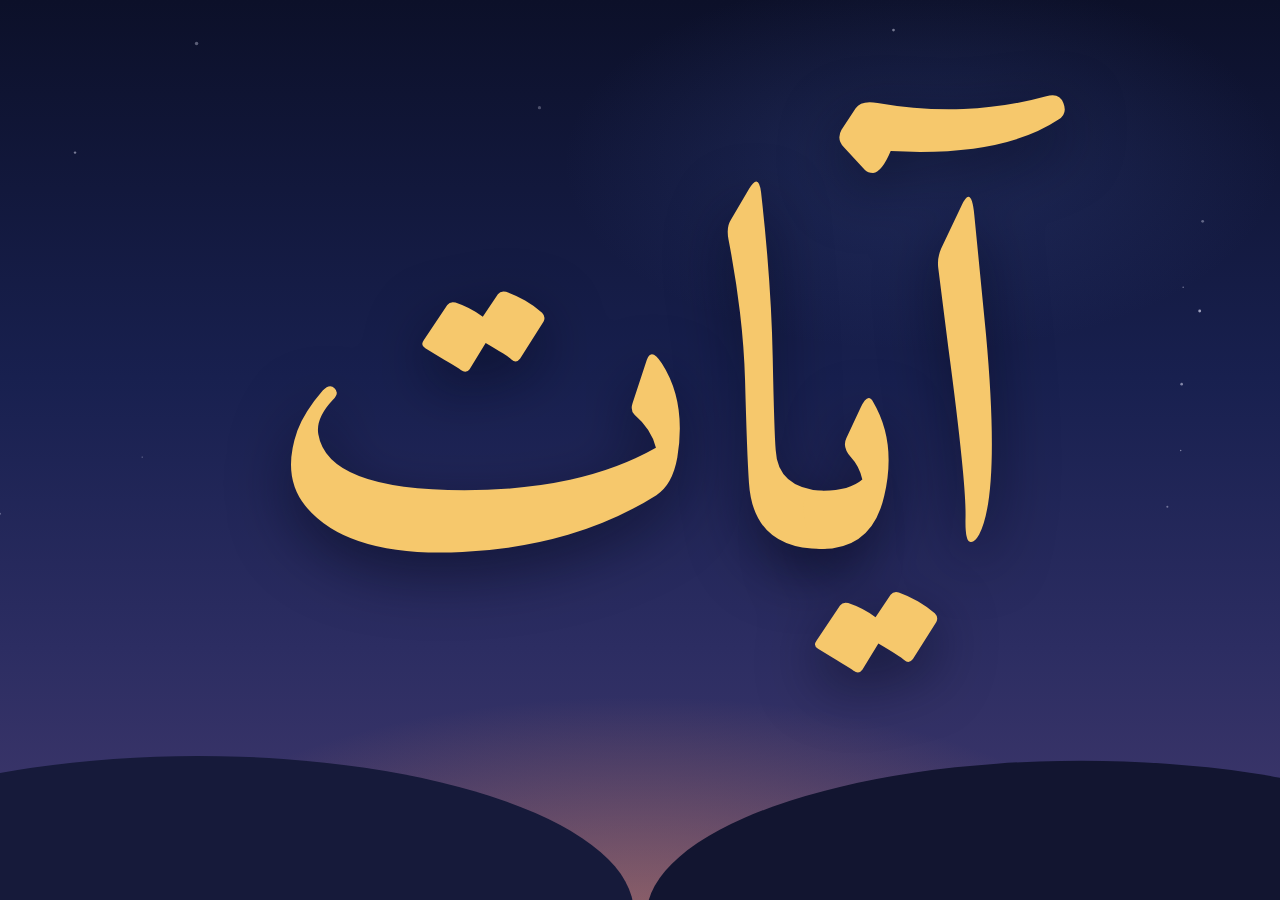
<file: assets/brand/src/brand.html>
<!DOCTYPE html>
<!-- Brand images of Quran Words Daily (docs/profils.md): one page, one format per ?f=...
     Rendered by assets/brand/src/render.py. Text inside each platform's safe area. -->
<html lang="en">
<head>
<meta charset="utf-8">
<style>
  @font-face { font-family: "Amiri"; font-weight: 700; src: url("../../fonts/Amiri-Bold.ttf"); }
  @font-face { font-family: "Amiri"; font-weight: 400; src: url("../../fonts/Amiri-Regular.ttf"); }
  @font-face { font-family: "Lora"; src: url("../../fonts/Lora.ttf"); }
  :root { --gold: #f6c86c; --ink: #eceaf8; --muted: #d9b47a; }
  * { margin: 0; padding: 0; box-sizing: border-box; }
  html, body { width: 100%; height: 100%; overflow: hidden; }
  body {
    position: relative;
    background:
      radial-gradient(ellipse 60% 38% at 50% 104%, rgba(214, 133, 98, .55), rgba(214, 133, 98, 0) 70%),
      radial-gradient(ellipse 40% 30% at 72% 18%, rgba(70, 92, 170, .25), rgba(70, 92, 170, 0) 70%),
      linear-gradient(180deg, #0c1029 0%, #18204f 42%, #2c2d62 72%, #433a6e 100%);
  }
  body.transparent { background: none; }
  canvas, svg.hills { position: absolute; inset: 0; width: 100%; height: 100%; }
  .mark {
    font-family: "Amiri"; font-weight: 700; color: var(--gold); line-height: 1;
    text-shadow: 0 .04em .12em rgba(5, 8, 25, .55);
    direction: rtl; white-space: nowrap;
  }
  .name { font-family: "Lora"; color: var(--ink); letter-spacing: .12em; font-weight: 500; }
  .name, .tag, .line { white-space: nowrap; }
  .tag { font-family: "Lora"; font-style: italic; color: var(--ink); opacity: .92; }
  .line { font-family: "Lora"; color: var(--muted); letter-spacing: .02em; }
  .ar { font-family: "Amiri"; color: var(--gold); direction: rtl; white-space: nowrap; }
  .center { position: absolute; display: flex; flex-direction: column; align-items: center;
            text-align: center; }
</style>
</head>
<body>
<canvas id="stars"></canvas>
<svg class="hills" id="hills" preserveAspectRatio="none"></svg>
<div id="root"></div>
<script>
const f = new URLSearchParams(location.search).get("f") || "avatar";
// What the page is about, said so that it stays true as new themes and subjects come
// (owner, 2026-11-09: recitations, then themes, stories and other subjects).
const TAG_EN = "Quran & Sunnah for everyday life";
const TAG_AR = "القرآن والسنة في حياتك اليومية";
const KINDS = "Recitations · Stories · Themes";
const W = innerWidth, H = innerHeight;

// Faint stars, always at the same places (seeded), never behind the text block.
function stars(n, avoid) {
  const c = document.getElementById("stars"); c.width = W; c.height = H;
  const g = c.getContext("2d"); let s = 7;
  const rnd = () => (s = (s * 16807) % 2147483647) / 2147483647;
  for (let i = 0; i < n; i++) {
    const x = rnd() * W, y = rnd() * H * .62, r = .6 + rnd() * 1.4 * (W / 1600);
    if (avoid && x > avoid[0] && x < avoid[2] && y > avoid[1] && y < avoid[3]) continue;
    g.fillStyle = `rgba(235,235,255,${.25 + rnd() * .45})`;
    g.beginPath(); g.arc(x, y, r, 0, 7); g.fill();
  }
}
// Two dark slopes whose inner edges meet low in the middle, like the open pages of a book,
// the dawn showing between them.
function hills(top) {
  const s = document.getElementById("hills");
  s.setAttribute("viewBox", `0 0 ${W} ${H}`);
  const rx = W * .34, ry = (H - top) * 1.08, cy = top + ry;
  s.innerHTML = `
    <ellipse cx="${W * .155}" cy="${cy}" rx="${rx}" ry="${ry}" fill="#161a3a"/>
    <ellipse cx="${W * .845}" cy="${cy + ry * .03}" rx="${rx}" ry="${ry}" fill="#121530"/>`;
}
const root = document.getElementById("root");
const el = (cls, text, style) => {
  const d = document.createElement("div"); d.className = cls; d.textContent = text;
  Object.assign(d.style, style || {}); return d;
};

if (f === "avatar") {
  // Square, cropped to a circle everywhere and shown as small as 32 px: the mark alone,
  // nothing else to read (the page's name is always printed next to it).
  stars(26, [W * .12, H * .2, W * .88, H * .8]);
  hills(H * .84);
  const m = el("mark", "آيات", { fontSize: `${W * .38}px`, position: "absolute", left: "50%",
    top: "47%", transform: "translate(-50%, -50%)" });
  root.append(m);
} else if (f === "watermark") {
  // YouTube watermark (150x150, transparent): shown over the long videos.
  document.body.classList.add("transparent");
  root.append(el("mark", "آيات", { fontSize: `${W * .5}px`, position: "absolute", left: "46.5%",
    top: "52%", transform: "translate(-50%, -50%)",
    textShadow: "0 0 6px rgba(5,8,25,.85), 0 0 2px rgba(5,8,25,.9)" }));
} else if (f === "facebook-cover") {
  // 1640x624. Phones show the middle 1110 px only; the profile picture covers the bottom
  // left corner: everything stays in the middle, above the bottom quarter.
  stars(60, [W * .2, H * .05, W * .8, H * .82]);
  hills(H * .82);
  const b = document.createElement("div"); b.className = "center";
  Object.assign(b.style, { left: "50%", top: "45%", transform: "translate(-50%, -50%)", gap: "0" });
  b.append(
    el("mark", "آيات", { fontSize: "168px", marginBottom: "-8px" }),
    el("name", "QURAN WORDS DAILY", { fontSize: "54px", marginTop: "2px" }),
    el("tag", TAG_EN, { fontSize: "35px", marginTop: "10px" }),
    el("ar", TAG_AR, { fontSize: "36px", marginTop: "2px" }),
    el("line", KINDS, { fontSize: "27px", marginTop: "8px" }),
  );
  root.append(b);
} else if (f === "youtube-banner") {
  // 2560x1440. Only the middle 1546x423 is shown on every device: the text lives there.
  stars(110, [W * .18, H * .3, W * .82, H * .7]);
  hills(H * .86);
  const b = document.createElement("div");
  Object.assign(b.style, { position: "absolute", left: "50%", top: "50%",
    transform: "translate(-50%, -50%)", display: "flex", alignItems: "center", gap: "52px" });
  const right = document.createElement("div");
  Object.assign(right.style, { display: "flex", flexDirection: "column", gap: "18px" });
  right.append(
    el("name", "QURAN WORDS DAILY", { fontSize: "70px" }),
    el("tag", TAG_EN, { fontSize: "46px" }),
    el("ar", TAG_AR, { fontSize: "46px", marginTop: "-8px", textAlign: "left" }),
    el("line", KINDS, { fontSize: "34px" }),
  );
  b.append(el("mark", "آيات", { fontSize: "235px" }),
    el("", "", { width: "3px", alignSelf: "stretch", background: "rgba(246,200,108,.55)" }),
    right);
  root.append(b);
}
document.fonts.ready.then(() => { document.body.dataset.ready = "1"; });
</script>
</body>
</html>
</file>
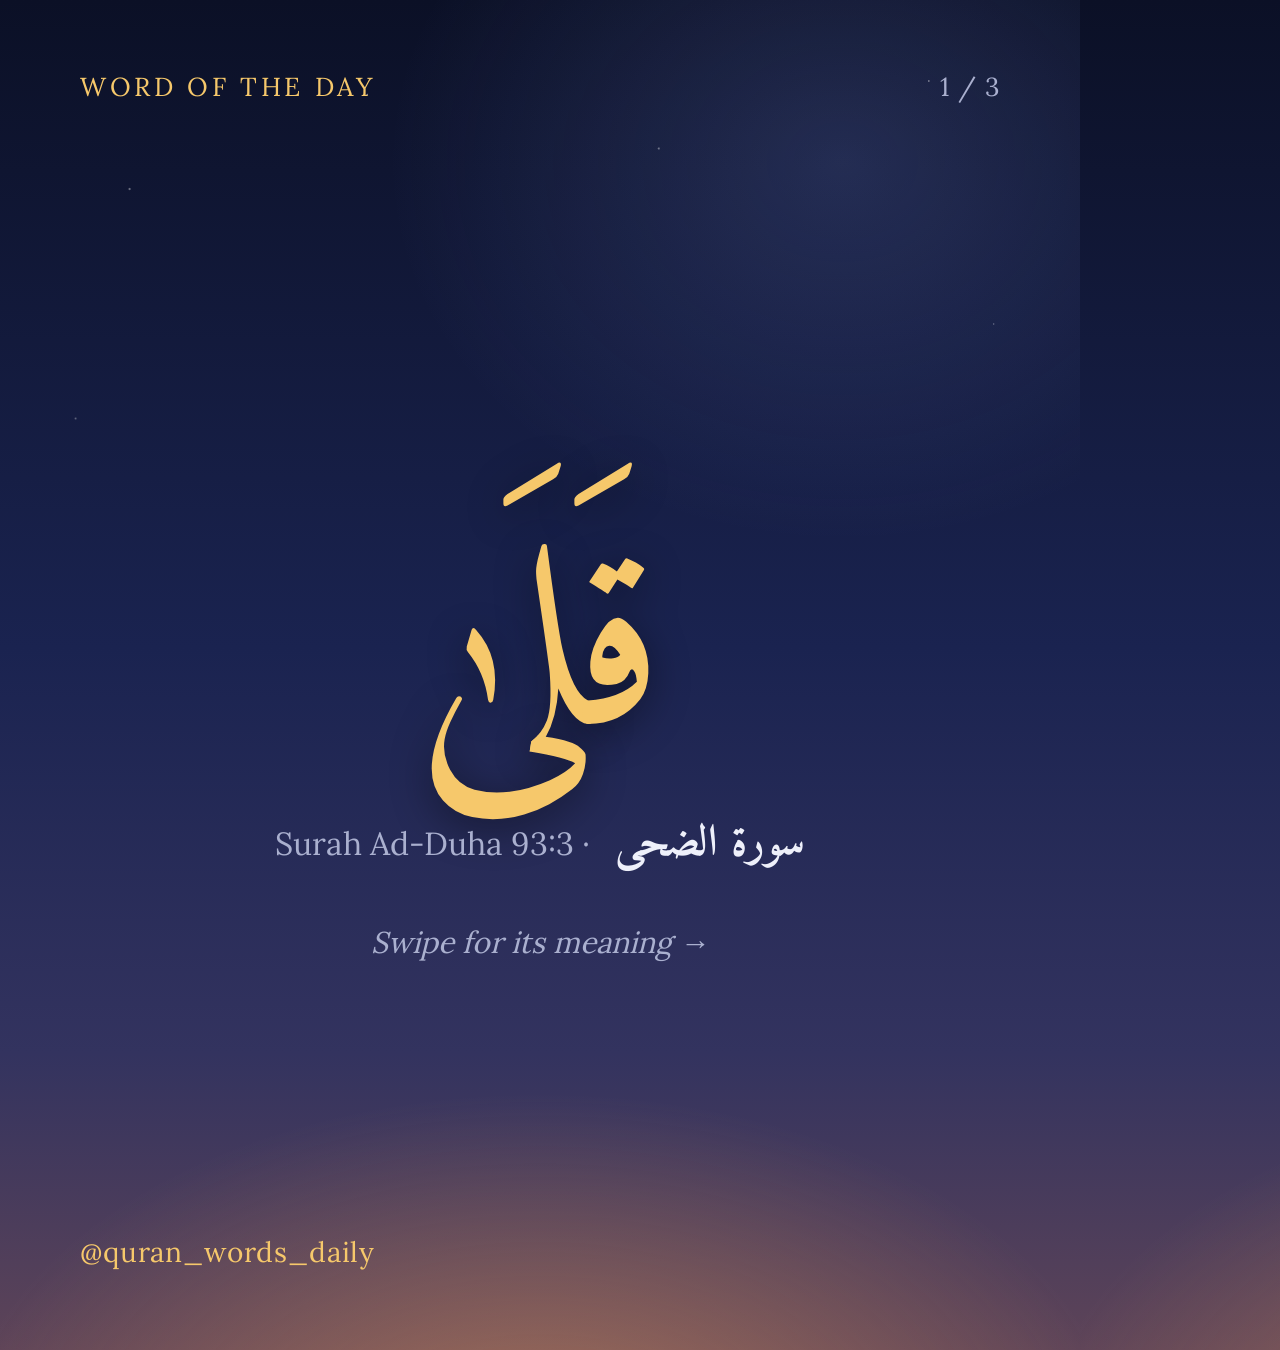
<file: docs/mockup/images/cards.html>
<!DOCTYPE html>
<html lang="en">
<head>
<meta charset="utf-8">
<!--
  Mockup of the image formats (1080x1350, 4:5). Open with ?card=word-1|word-2|word-3|ayah.
  Example data: 93:3, grounded via quran.ai (ar-uthmani-hafs, en-sahih-international,
  ar-ghareeb-ibn-qutaybah). In the pipeline these values come from the cache, never typed by hand.
-->
<style>
  @font-face { font-family: "AmiriQuran"; src: url("../../../assets/fonts/AmiriQuran-Regular.ttf"); }
  @font-face { font-family: "Amiri"; src: url("../../../assets/fonts/Amiri-Regular.ttf"); font-weight: 400; }
  @font-face { font-family: "Amiri"; src: url("../../../assets/fonts/Amiri-Bold.ttf"); font-weight: 700; }
  @font-face { font-family: "Lora"; src: url("../../../assets/fonts/Lora.ttf"); }

  * { margin: 0; padding: 0; box-sizing: border-box; }
  html, body { width: 1080px; height: 1350px; overflow: hidden; }
  body { position: relative; color: #eef0fa;
    background:
      radial-gradient(ellipse 90% 45% at 50% 108%, rgba(255,170,90,.42), transparent 60%),
      radial-gradient(ellipse 60% 40% at 78% 12%, rgba(120,140,220,.20), transparent 70%),
      linear-gradient(180deg, #0b1026 0%, #1a2350 48%, #33335f 78%, #5e4458 100%); }
  .stars { position: absolute; inset: 0; background-image:
      radial-gradient(1.6px 1.6px at 12% 14%, #fff8, transparent), radial-gradient(1.2px 1.2px at 34% 7%, #fff9, transparent),
      radial-gradient(1.6px 1.6px at 61% 11%, #fff7, transparent), radial-gradient(1.2px 1.2px at 86% 6%, #fffa, transparent),
      radial-gradient(1.2px 1.2px at 92% 24%, #fff6, transparent), radial-gradient(1.6px 1.6px at 7% 31%, #fff5, transparent); }
  .frame { position: absolute; inset: 70px 80px 80px; display: flex; flex-direction: column; }
  .top { display: flex; justify-content: space-between; align-items: baseline; font-family: "Lora";
    font-size: 26px; letter-spacing: .14em; color: #f6c86b; text-transform: uppercase; }
  .top .ref { letter-spacing: .04em; color: #aab0cf; text-transform: none; }
  .center { flex: 1; display: flex; flex-direction: column; justify-content: center; align-items: center;
    text-align: center; gap: 40px; }
  .bottom { display: flex; justify-content: space-between; align-items: flex-end; font-family: "Lora";
    font-size: 24px; color: #aab0cf; }
  .bottom .handle { color: #f6c86b; font-size: 28px; letter-spacing: .03em; }
  .swipe { font-family: "Lora"; font-style: italic; font-size: 30px; color: #aab0cf; }

  .big-word { font-family: "AmiriQuran"; font-size: 260px; line-height: 1.5; color: #f6c86b;
    direction: rtl; text-shadow: 0 8px 40px rgba(0,0,0,.45); }
  .surah { font-family: "Amiri"; font-weight: 700; font-size: 44px; direction: rtl; }
  .surah span { font-family: "Lora"; font-weight: 400; font-size: 32px; color: #aab0cf; margin-inline-start: 12px; }

  .ayah { font-family: "AmiriQuran"; font-size: 100px; line-height: 1.95; direction: rtl;
    text-shadow: 0 4px 26px rgba(0,0,0,.5); }
  .ayah .hl { color: #f6c86b; }
  .ayah .num { font-size: 66px; }
  .tr { font-family: "Lora"; font-style: italic; font-size: 44px; line-height: 1.5; max-width: 880px; }
  .credit { font-family: "Lora"; font-size: 24px; color: #aab0cf; }

  .meaning-word { font-family: "AmiriQuran"; font-size: 150px; line-height: 1.5; color: #f6c86b; direction: rtl; }
  .card { width: 100%; direction: rtl; text-align: right; background: rgba(10,14,35,.55);
    border: 1px solid rgba(246,200,107,.35); border-radius: 30px; padding: 44px 52px 36px; }
  .card h3 { font-family: "Amiri"; font-weight: 700; font-size: 38px; color: #f6c86b; margin-bottom: 18px; }
  .card p { font-family: "Amiri"; font-size: 60px; line-height: 1.6; }
  .card .src { font-family: "Amiri"; font-size: 30px; color: #aab0cf; margin-top: 18px; }
  .hidden { display: none !important; }
</style>
</head>
<body>
<div class="stars"></div>

<!-- Word of the day, slide 1: the hook (also the grid thumbnail, keep it centred) -->
<div class="frame" id="word-1">
  <div class="top"><span>Word of the day</span><span class="ref">1 / 3</span></div>
  <div class="center">
    <div class="big-word">قَلَىٰ</div>
    <div class="surah">سورة الضحى <span>· Surah Ad-Duha 93:3</span></div>
    <div class="swipe">Swipe for its meaning →</div>
  </div>
  <div class="bottom"><span class="handle">@quran_words_daily</span><span></span></div>
</div>

<!-- Slide 2: the word in its ayah, with the translation -->
<div class="frame" id="word-2">
  <div class="top"><span>In its verse</span><span class="ref">2 / 3</span></div>
  <div class="center">
    <div class="ayah">مَا وَدَّعَكَ رَبُّكَ وَمَا <span class="hl">قَلَىٰ</span>&nbsp;<span class="num">﴿٣﴾</span></div>
    <div class="tr">Your Lord has not taken leave of you, [O Muḥammad], nor has He detested [you].</div>
  </div>
  <div class="bottom"><span class="handle">@quran_words_daily</span><span class="credit">Ad-Duha 93:3 · Sahih International</span></div>
</div>

<!-- Slide 3: the meaning, verbatim from Ibn Qutaybah -->
<div class="frame" id="word-3">
  <div class="top"><span>Its meaning</span><span class="ref">3 / 3</span></div>
  <div class="center">
    <div class="meaning-word">قَلَىٰ</div>
    <div class="card">
      <h3>معنى الكلمة</h3>
      <p>ما أبْغَضك.</p>
      <div class="src">— ابن قتيبة، تفسير غريب القرآن</div>
    </div>
  </div>
  <div class="bottom"><span class="handle">@quran_words_daily</span><span class="credit">Ad-Duha 93:3</span></div>
</div>

<!-- Ayah of the day (prepared, not published yet) -->
<div class="frame" id="ayah">
  <div class="top"><span>Ayah of the day</span><span class="ref">Ad-Duha 93:3</span></div>
  <div class="center">
    <div class="surah">سورة الضحى</div>
    <div class="ayah">مَا وَدَّعَكَ رَبُّكَ وَمَا قَلَىٰ&nbsp;<span class="num">﴿٣﴾</span></div>
    <div class="tr">Your Lord has not taken leave of you, [O Muḥammad], nor has He detested [you].</div>
  </div>
  <div class="bottom"><span class="handle">@quran_words_daily</span><span class="credit">Sahih International</span></div>
</div>

<script>
  var card = new URLSearchParams(location.search).get("card") || "word-1";
  document.querySelectorAll(".frame").forEach(function (f) { if (f.id !== card) f.classList.add("hidden"); });
</script>
</body>
</html>
</file>
<file: docs/style.css>
@font-face { font-family: "Amiri"; src: url("fonts/Amiri-Regular.ttf"); }
@font-face { font-family: "Lora"; src: url("fonts/Lora.ttf"); }

:root { --bg: #0d1330; --card: #161d42; --text: #eef0fa; --muted: #aab0cf; --gold: #f6c86b; }
* { box-sizing: border-box; }
body { margin: 0; background: var(--bg); color: var(--text);
  font: 17px/1.65 "Lora", Georgia, serif; }
main { max-width: 760px; margin: 0 auto; padding: 48px 22px 72px; }
header.site { display: flex; align-items: baseline; justify-content: space-between; flex-wrap: wrap;
  gap: 8px 20px; margin-bottom: 36px; }
header.site a.brand { color: var(--gold); font-size: 22px; text-decoration: none; letter-spacing: .02em; }
nav a { color: var(--muted); margin-left: 16px; text-decoration: none; font-size: 15px; }
nav a:hover, a:hover { color: var(--gold); }
h1 { font-size: 34px; line-height: 1.25; margin: 0 0 12px; }
h2 { font-size: 22px; margin: 36px 0 8px; color: var(--gold); }
p, li { color: var(--text); }
.muted { color: var(--muted); font-size: 15px; }
a { color: var(--gold); }
.ar { font-family: "Amiri", serif; direction: rtl; font-size: 28px; }
.hero { display: grid; grid-template-columns: 1fr 220px; gap: 32px; align-items: center; }
.hero img { width: 100%; border-radius: 18px; box-shadow: 0 10px 40px rgba(0,0,0,.4); }
.card { background: var(--card); border: 1px solid rgba(246,200,107,.25); border-radius: 16px;
  padding: 20px 22px; }
.code { font-family: ui-monospace, Menlo, monospace; font-size: 15px; word-break: break-all;
  background: #0a0f26; padding: 14px; border-radius: 10px; margin: 12px 0; }
button { background: var(--gold); color: #1a1a1a; border: 0; border-radius: 10px; padding: 10px 18px;
  font: 600 15px "Lora", serif; cursor: pointer; }
footer { margin-top: 56px; padding-top: 18px; border-top: 1px solid rgba(255,255,255,.1);
  color: var(--muted); font-size: 14px; }
@media (max-width: 640px) { .hero { grid-template-columns: 1fr; } .hero img { max-width: 240px; } }
</file>
